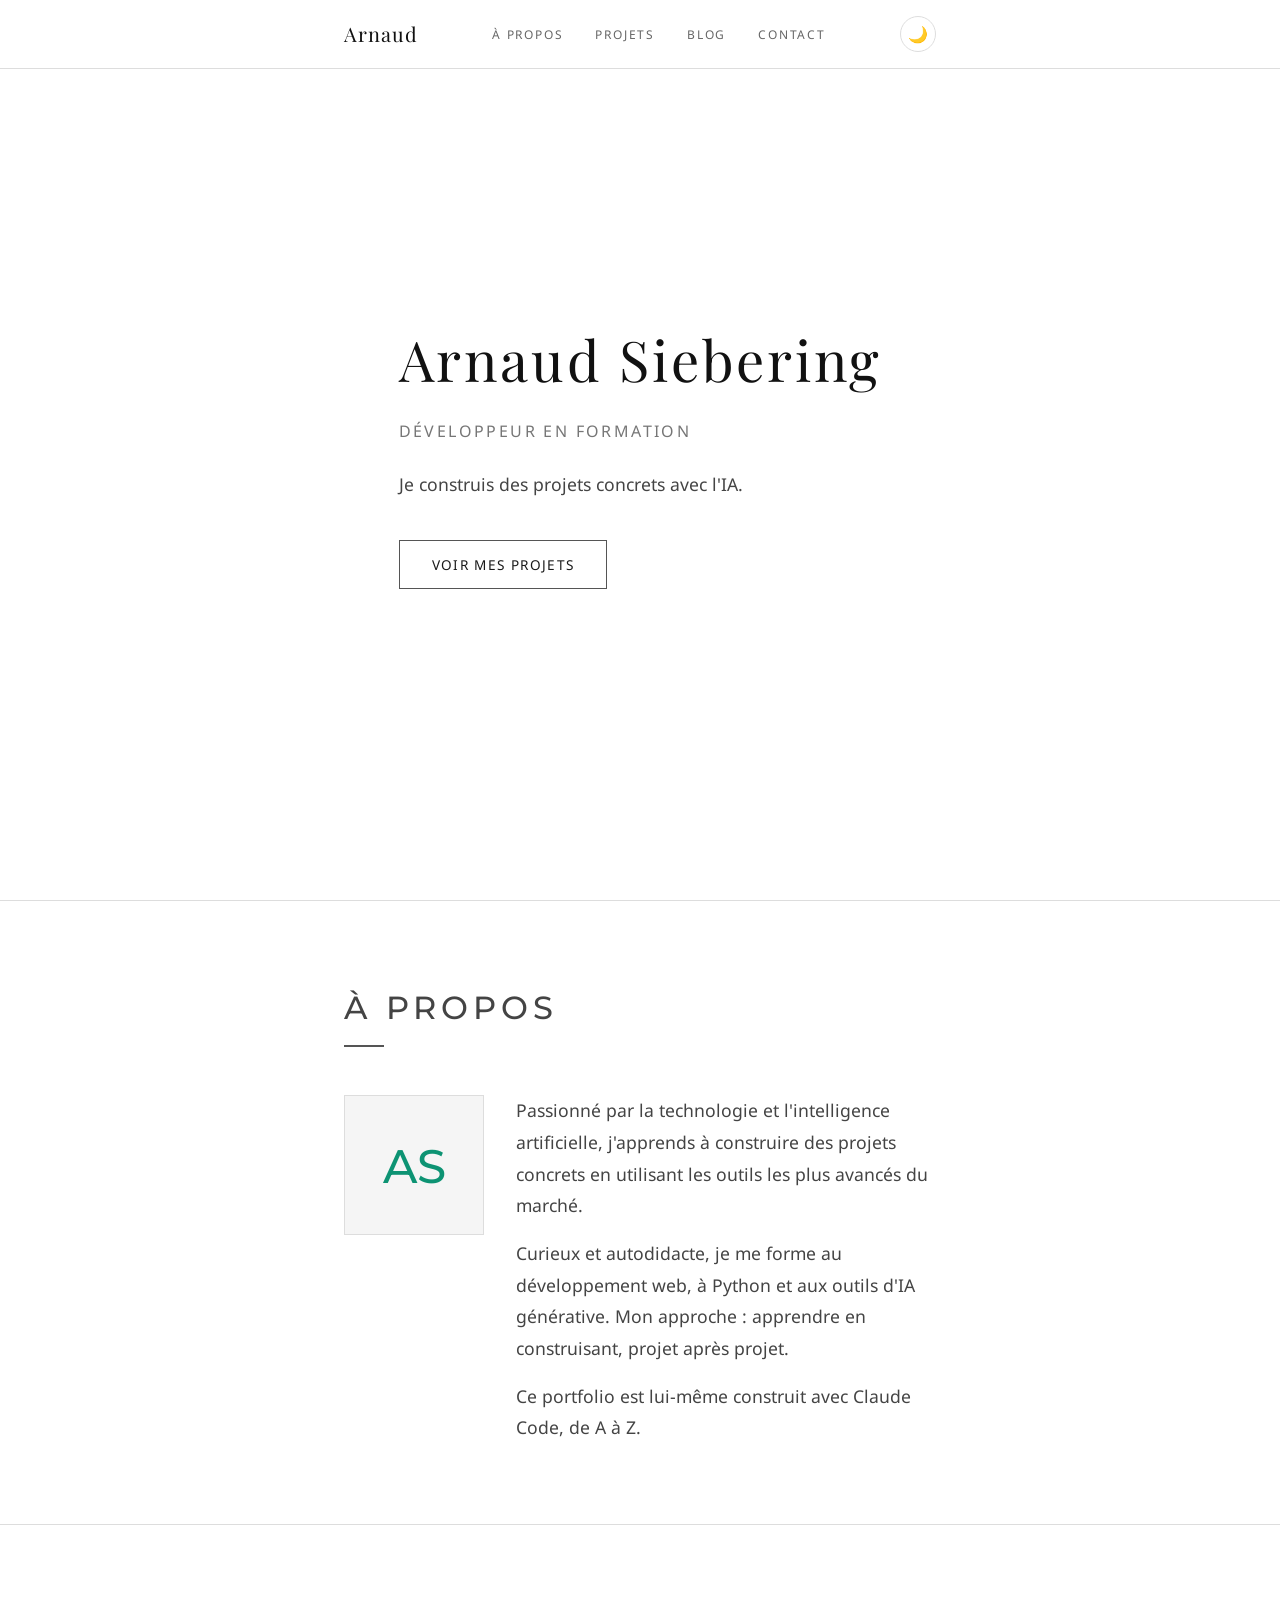
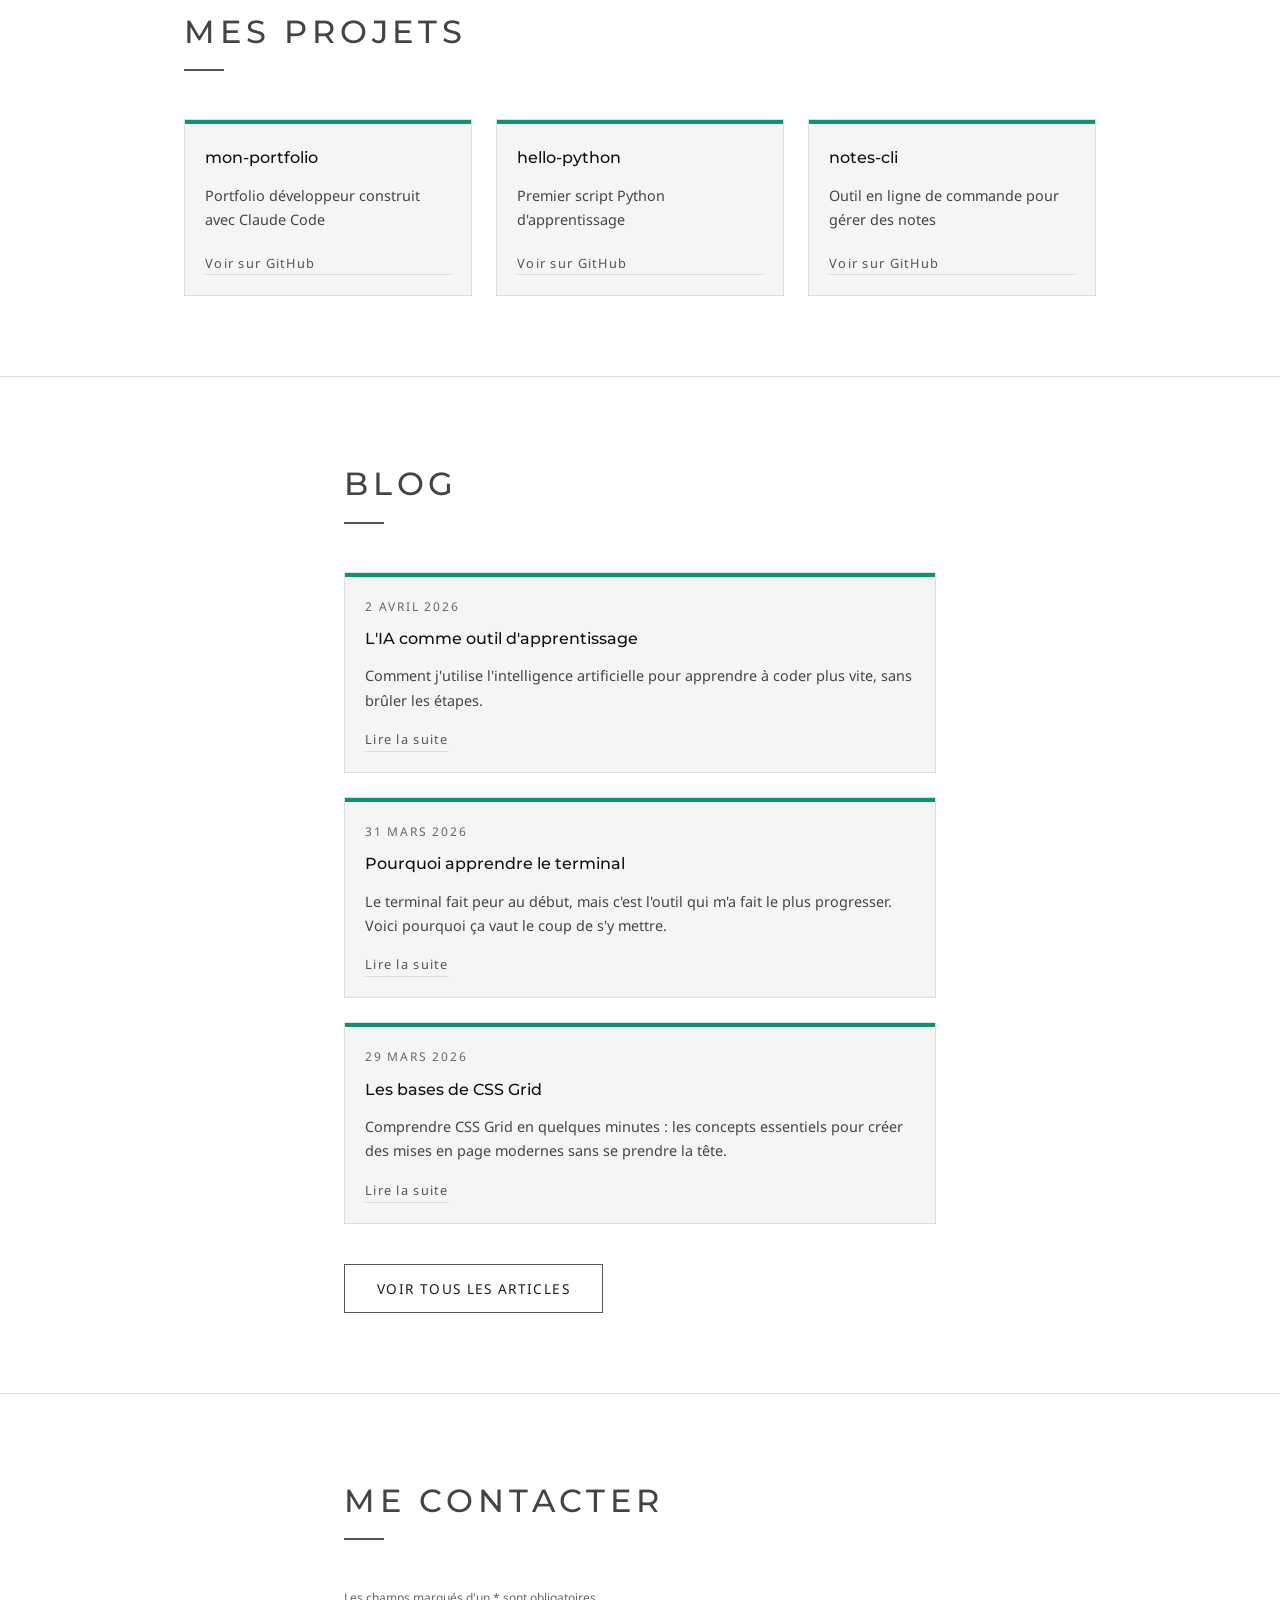
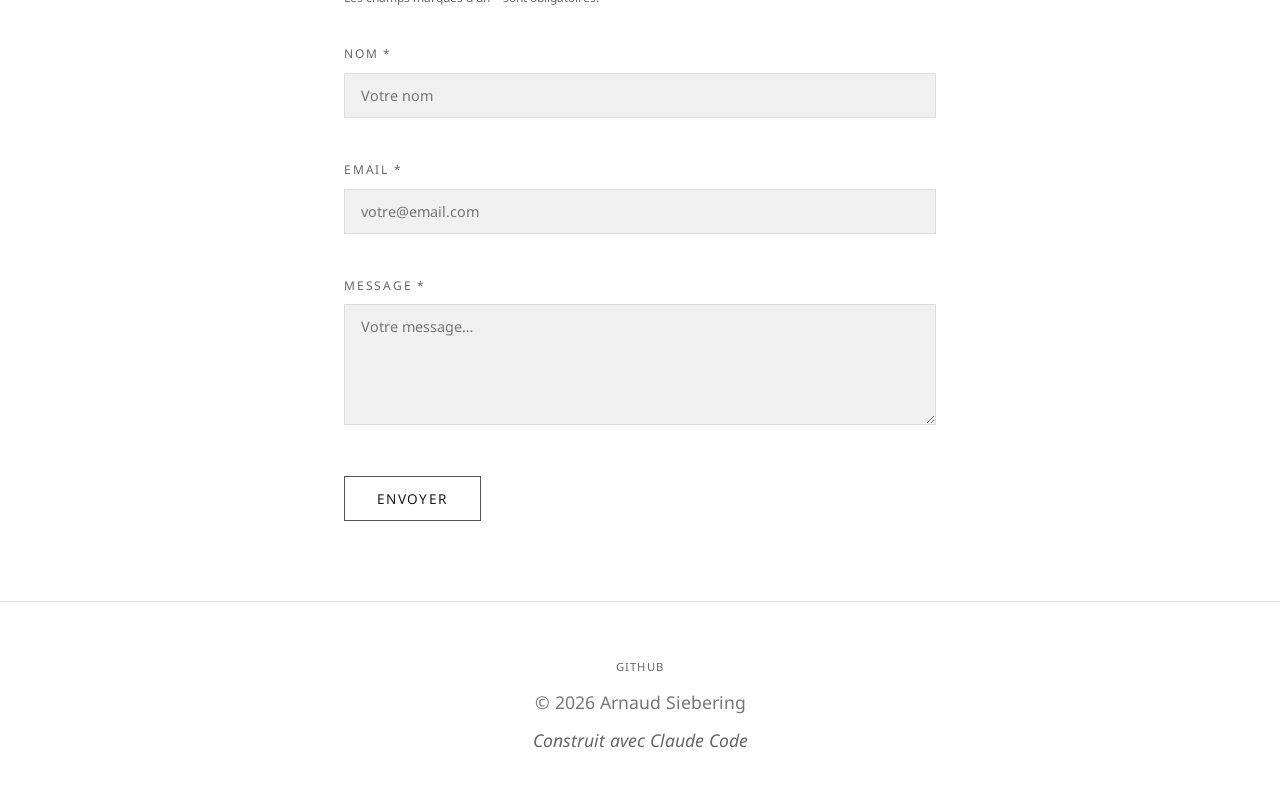
<file: index.html>
<!DOCTYPE html>
<html lang="fr">
<head>
  <meta charset="UTF-8">
  <meta name="viewport" content="width=device-width, initial-scale=1.0">
  <title>Arnaud Siebering — Portfolio Développeur</title>
  <meta name="description" content="Portfolio d'Arnaud Siebering, développeur en formation. Projets concrets construits avec l'IA et les technologies web modernes.">
  <meta name="theme-color" content="#0a0a0a">
  <link rel="icon" href="favicon.svg" type="image/svg+xml">
  <link rel="canonical" href="https://arnaudsiebering.fr/">

  <!-- Open Graph -->
  <meta property="og:title" content="Arnaud Siebering — Portfolio Développeur">
  <meta property="og:description" content="Développeur en formation. Projets concrets construits avec l'IA et les technologies web modernes.">
  <meta property="og:type" content="website">
  <meta property="og:url" content="https://arnaudsiebering.fr/">
  <meta property="og:image" content="https://arnaudsiebering.fr/og-image.png">
  <meta property="og:locale" content="fr_FR">
  <meta property="og:site_name" content="Arnaud Siebering">

  <!-- Twitter Card -->
  <meta name="twitter:card" content="summary_large_image">
  <meta name="twitter:title" content="Arnaud Siebering — Portfolio Développeur">
  <meta name="twitter:description" content="Développeur en formation. Projets concrets construits avec l'IA et les technologies web modernes.">
  <meta name="twitter:image" content="https://arnaudsiebering.fr/og-image.png">

  <!-- Structured Data -->
  <script type="application/ld+json">
  {
    "@context": "https://schema.org",
    "@graph": [
      {
        "@type": "WebSite",
        "name": "Arnaud Siebering",
        "url": "https://arnaudsiebering.fr/",
        "description": "Portfolio d'Arnaud Siebering, développeur en formation.",
        "inLanguage": "fr"
      },
      {
        "@type": "Person",
        "name": "Arnaud Siebering",
        "url": "https://arnaudsiebering.fr/",
        "jobTitle": "Développeur en formation",
        "sameAs": [
          "https://github.com/arnaudsiebering"
        ]
      }
    ]
  }
  </script>

  <!-- Critical CSS (above-the-fold) -->
  <style>
    *, *::before, *::after { margin: 0; padding: 0; box-sizing: border-box; }
    :root {
      --color-bg: #0a0a0a; --color-text: #e0e0e0; --color-heading: #ffffff;
      --color-border: #222222; --color-navbar-bg: rgba(10,10,10,0.8);
      --font-heading: 'Playfair Display', serif;
      --font-base: 'Noto Sans', sans-serif;
    }
    [data-theme="light"] {
      --color-bg: #ffffff; --color-text: #1a1a1a; --color-heading: #111111;
      --color-border: #dddddd; --color-navbar-bg: rgba(255,255,255,0.8);
    }
    body { background-color: var(--color-bg); color: var(--color-text); font-family: var(--font-base); }
    .navbar { position: fixed; top: 0; left: 0; right: 0; z-index: 100; padding: 1rem 0;
      background-color: var(--color-navbar-bg); backdrop-filter: blur(12px);
      -webkit-backdrop-filter: blur(12px); border-bottom: 1px solid var(--color-border); }
    .skip-link { position: absolute; top: -100%; left: 1rem; padding: 0.5rem 1rem;
      background: var(--color-bg); color: var(--color-text); border: 1px solid var(--color-border);
      z-index: 200; font-size: 0.85rem; }
    .skip-link:focus { top: 0.5rem; }
  </style>

  <link rel="preconnect" href="https://fonts.googleapis.com">
  <link rel="preconnect" href="https://fonts.gstatic.com" crossorigin>
  <link href="https://fonts.googleapis.com/css2?family=Playfair+Display:wght@400;700&family=Montserrat:wght@400;500&family=Noto+Sans:wght@300;400;500&display=swap" rel="stylesheet">
  <link rel="stylesheet" href="css/style.css">

  <script>
    (function(){var t=localStorage.getItem('theme')||(window.matchMedia('(prefers-color-scheme:light)').matches?'light':'dark');document.documentElement.setAttribute('data-theme',t)})();
  </script>

  <noscript><style>.fade-in { opacity: 1; transform: none; }</style></noscript>
</head>
<body>

  <a href="#main-content" class="skip-link">Aller au contenu principal</a>

  <!-- Navigation -->
  <nav class="navbar" aria-label="Navigation principale">
    <div class="container navbar__inner">
      <a href="#hero" class="navbar__logo">Arnaud</a>
      <button class="navbar__toggle" aria-label="Menu" aria-expanded="false" aria-controls="navbar-menu">
        <span class="navbar__bar"></span>
        <span class="navbar__bar"></span>
        <span class="navbar__bar"></span>
      </button>
      <ul class="navbar__menu" id="navbar-menu">
        <li><a href="#about">À propos</a></li>
        <li><a href="#projects">Projets</a></li>
        <li><a href="blog/">Blog</a></li>
        <li><a href="#contact">Contact</a></li>
      </ul>
      <button class="theme-toggle" aria-label="Activer le thème clair">
        <span class="theme-toggle__icon">☀️</span>
      </button>
    </div>
  </nav>

  <main id="main-content">

    <!-- Hero -->
    <section id="hero">
      <div class="container">
        <h1>Arnaud Siebering</h1>
        <p class="subtitle">Développeur en formation</p>
        <p class="tagline">Je construis des projets concrets avec l'IA.</p>
        <a href="#projects" class="btn-cta">Voir mes projets</a>
      </div>
    </section>

    <!-- À propos -->
    <section id="about" class="fade-in">
      <div class="container">
        <h2>À propos</h2>
        <div class="about__grid">
          <div class="about__photo" role="img" aria-label="Photo d'Arnaud Siebering">
            <svg viewBox="0 0 140 140" xmlns="http://www.w3.org/2000/svg" aria-hidden="true">
              <rect width="140" height="140" fill="var(--color-card-bg)"/>
              <text x="50%" y="54%" dominant-baseline="middle" text-anchor="middle" font-family="var(--font-subheading)" font-size="48" font-weight="500" fill="var(--color-accent)">AS</text>
            </svg>
          </div>
          <div class="about__bio">
            <p>Passionné par la technologie et l'intelligence artificielle, j'apprends à construire des projets concrets en utilisant les outils les plus avancés du marché.</p>
            <p>Curieux et autodidacte, je me forme au développement web, à Python et aux outils d'IA générative. Mon approche : apprendre en construisant, projet après projet.</p>
            <p>Ce portfolio est lui-même construit avec Claude Code, de A à Z.</p>
          </div>
        </div>
      </div>
    </section>

    <!-- Projets -->
    <section id="projects" class="fade-in">
      <div class="container">
        <h2>Mes Projets</h2>
        <div class="projects__grid">

          <article class="project-card">
            <div class="project-card__accent"></div>
            <h3 class="project-card__title">mon-portfolio</h3>
            <p class="project-card__desc">Portfolio développeur construit avec Claude Code</p>
            <a href="https://github.com/arnaudsiebering/mon-portfolio" class="project-card__link" target="_blank" rel="noopener noreferrer">Voir sur GitHub <span class="sr-only">— mon-portfolio</span></a>
          </article>

          <article class="project-card">
            <div class="project-card__accent"></div>
            <h3 class="project-card__title">hello-python</h3>
            <p class="project-card__desc">Premier script Python d'apprentissage</p>
            <a href="https://github.com/arnaudsiebering/hello-python" class="project-card__link" target="_blank" rel="noopener noreferrer">Voir sur GitHub <span class="sr-only">— hello-python</span></a>
          </article>

          <article class="project-card">
            <div class="project-card__accent"></div>
            <h3 class="project-card__title">notes-cli</h3>
            <p class="project-card__desc">Outil en ligne de commande pour gérer des notes</p>
            <a href="https://github.com/arnaudsiebering/notes-cli" class="project-card__link" target="_blank" rel="noopener noreferrer">Voir sur GitHub <span class="sr-only">— notes-cli</span></a>
          </article>

        </div>
      </div>
    </section>

    <!-- Blog (aperçu) -->
    <section id="blog" class="fade-in">
      <div class="container">
        <h2>Blog</h2>
        <div class="blog__grid">

          <article class="blog-card">
            <div class="blog-card__accent"></div>
            <p class="blog-card__date"><time datetime="2026-04-02">2 avril 2026</time></p>
            <h3 class="blog-card__title">L'IA comme outil d'apprentissage</h3>
            <p class="blog-card__excerpt">Comment j'utilise l'intelligence artificielle pour apprendre à coder plus vite, sans brûler les étapes.</p>
            <a href="blog/posts/ia-outil-apprentissage.html" class="blog-card__link">Lire la suite <span class="sr-only">de l'article : L'IA comme outil d'apprentissage</span></a>
          </article>

          <article class="blog-card">
            <div class="blog-card__accent"></div>
            <p class="blog-card__date"><time datetime="2026-03-31">31 mars 2026</time></p>
            <h3 class="blog-card__title">Pourquoi apprendre le terminal</h3>
            <p class="blog-card__excerpt">Le terminal fait peur au début, mais c'est l'outil qui m'a fait le plus progresser. Voici pourquoi ça vaut le coup de s'y mettre.</p>
            <a href="blog/posts/pourquoi-apprendre-le-terminal.html" class="blog-card__link">Lire la suite <span class="sr-only">de l'article : Pourquoi apprendre le terminal</span></a>
          </article>

          <article class="blog-card">
            <div class="blog-card__accent"></div>
            <p class="blog-card__date"><time datetime="2026-03-29">29 mars 2026</time></p>
            <h3 class="blog-card__title">Les bases de CSS Grid</h3>
            <p class="blog-card__excerpt">Comprendre CSS Grid en quelques minutes : les concepts essentiels pour créer des mises en page modernes sans se prendre la tête.</p>
            <a href="blog/posts/les-bases-de-css-grid.html" class="blog-card__link">Lire la suite <span class="sr-only">de l'article : Les bases de CSS Grid</span></a>
          </article>

        </div>
        <a href="blog/" class="btn-cta blog__see-all">Voir tous les articles</a>
      </div>
    </section>

    <!-- Contact -->
    <section id="contact" class="fade-in">
      <div class="container">
        <h2>Me contacter</h2>
        <form class="contact-form" action="https://api.web3forms.com/submit" method="POST">
          <input type="hidden" name="access_key" value="0ac352fb-cde4-4263-8eb0-0e726443129c">
          <input type="hidden" name="subject" value="Nouveau message depuis le portfolio">
          <input type="hidden" name="redirect" value="https://arnaudsiebering.fr/#contact">
          <input type="checkbox" name="botcheck" class="sr-only" style="display:none" tabindex="-1" autocomplete="off">
          <p class="contact-form__required-hint">Les champs marqués d'un <span aria-hidden="true">*</span><span class="sr-only">astérisque</span> sont obligatoires.</p>

          <label for="contact-name">Nom <span aria-hidden="true">*</span></label>
          <input type="text" id="contact-name" name="name" placeholder="Votre nom" required autocomplete="name" aria-describedby="contact-name-error">
          <p class="contact-form__error" id="contact-name-error" role="alert"></p>

          <label for="contact-email">Email <span aria-hidden="true">*</span></label>
          <input type="email" id="contact-email" name="email" placeholder="votre@email.com" required autocomplete="email" aria-describedby="contact-email-error">
          <p class="contact-form__error" id="contact-email-error" role="alert"></p>

          <label for="contact-message">Message <span aria-hidden="true">*</span></label>
          <textarea id="contact-message" name="message" rows="5" placeholder="Votre message…" required aria-describedby="contact-message-error"></textarea>
          <p class="contact-form__error" id="contact-message-error" role="alert"></p>

          <button type="submit" class="btn-submit">Envoyer</button>
          <p class="contact-form__success" role="status" aria-live="polite" hidden></p>
        </form>
      </div>
    </section>

  </main>

  <!-- Footer -->
  <footer>
    <div class="container footer__inner">
      <p class="footer__links">
        <a href="https://github.com/arnaudsiebering" target="_blank" rel="noopener noreferrer">GitHub <span class="sr-only">(nouvelle fenêtre)</span></a>
      </p>
      <p class="footer__copy">© 2026 Arnaud Siebering</p>
      <p class="footer__credit">Construit avec Claude Code</p>
    </div>
  </footer>

  <script src="js/main.js" defer></script>
</body>
</html>
</file>
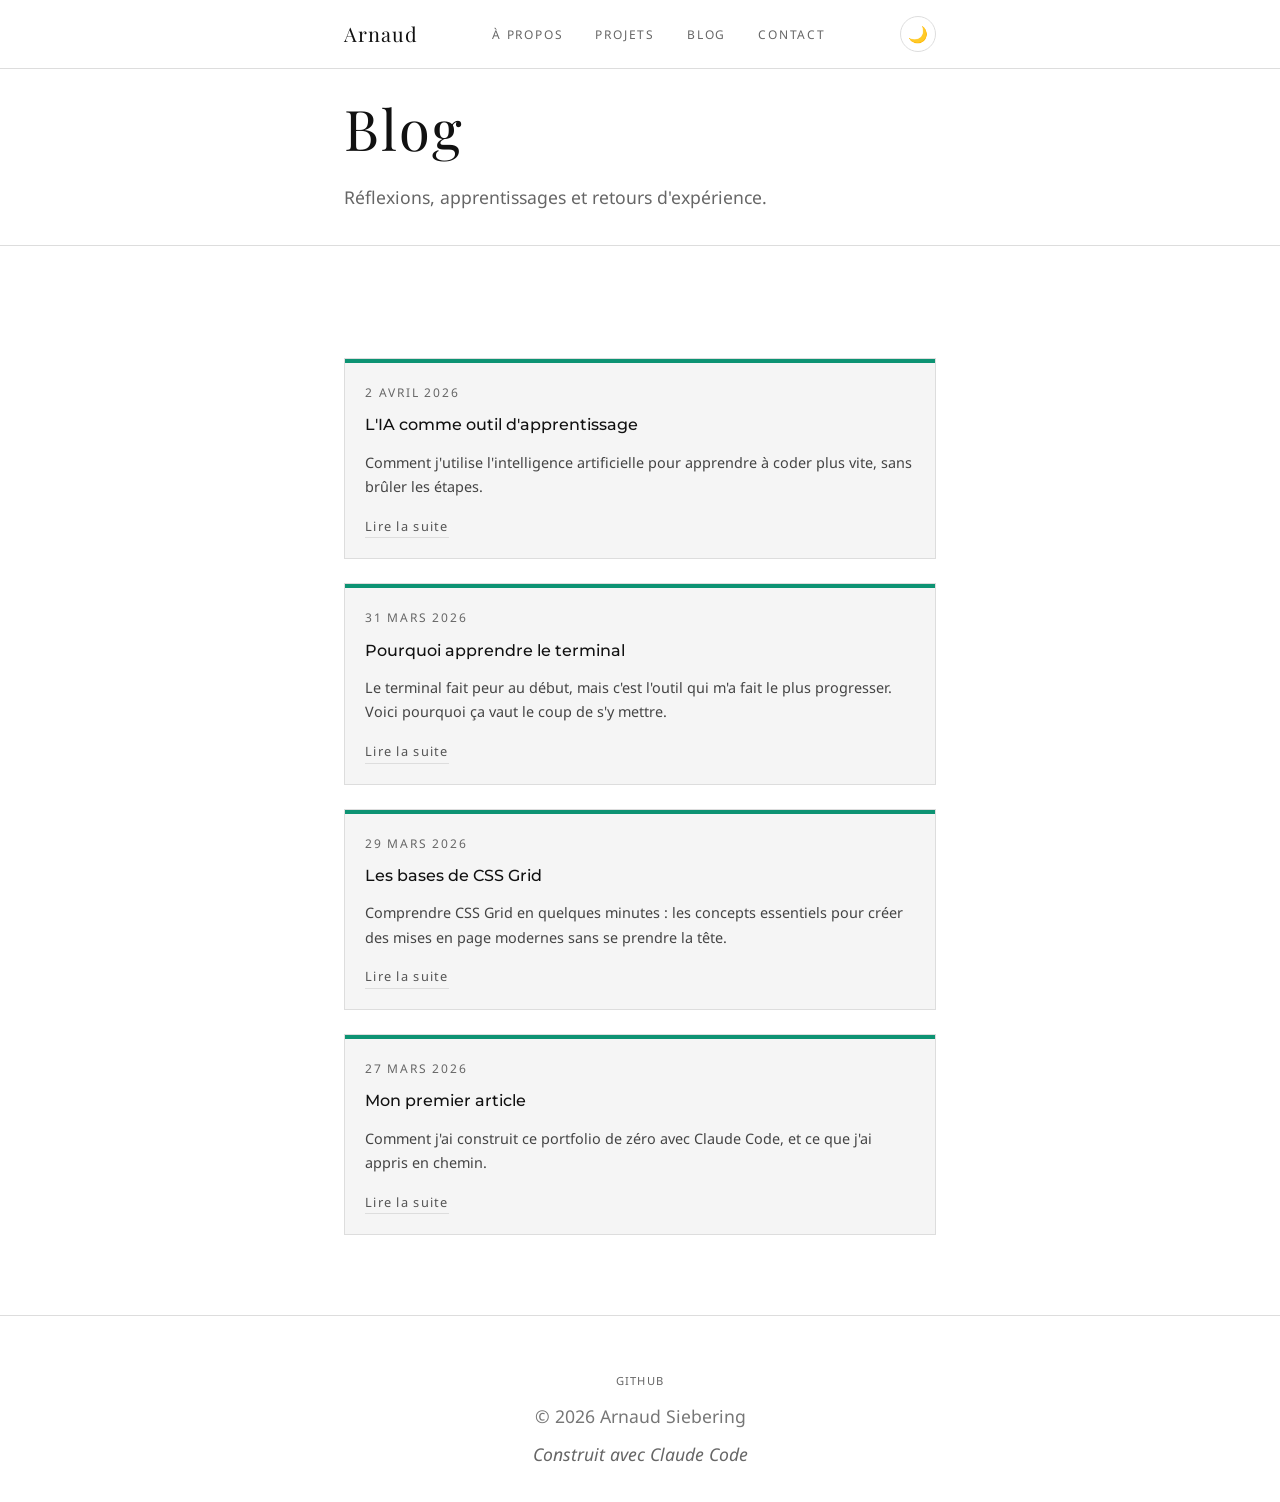
<file: blog/index.html>
<!DOCTYPE html>
<html lang="fr">
<head>
  <meta charset="UTF-8">
  <meta name="viewport" content="width=device-width, initial-scale=1.0">
  <title>Blog — Arnaud Siebering</title>
  <meta name="description" content="Blog d'Arnaud Siebering — réflexions, apprentissages et retours d'expérience en développement web et IA.">
  <meta name="theme-color" content="#0a0a0a">
  <link rel="icon" href="../favicon.svg" type="image/svg+xml">
  <link rel="canonical" href="https://arnaudsiebering.fr/blog/">

  <!-- Open Graph -->
  <meta property="og:title" content="Blog — Arnaud Siebering">
  <meta property="og:description" content="Réflexions, apprentissages et retours d'expérience en développement web et IA.">
  <meta property="og:type" content="website">
  <meta property="og:url" content="https://arnaudsiebering.fr/blog/">
  <meta property="og:image" content="https://arnaudsiebering.fr/og-image.png">
  <meta property="og:locale" content="fr_FR">
  <meta property="og:site_name" content="Arnaud Siebering">

  <!-- Twitter Card -->
  <meta name="twitter:card" content="summary_large_image">
  <meta name="twitter:title" content="Blog — Arnaud Siebering">
  <meta name="twitter:description" content="Réflexions, apprentissages et retours d'expérience en développement web et IA.">
  <meta name="twitter:image" content="https://arnaudsiebering.fr/og-image.png">

  <!-- Structured Data -->
  <script type="application/ld+json">
  {
    "@context": "https://schema.org",
    "@type": "Blog",
    "name": "Blog — Arnaud Siebering",
    "url": "https://arnaudsiebering.fr/blog/",
    "description": "Réflexions, apprentissages et retours d'expérience en développement web et IA.",
    "inLanguage": "fr",
    "author": {
      "@type": "Person",
      "name": "Arnaud Siebering",
      "url": "https://arnaudsiebering.fr/"
    }
  }
  </script>

  <!-- Critical CSS -->
  <style>
    *, *::before, *::after { margin: 0; padding: 0; box-sizing: border-box; }
    :root {
      --color-bg: #0a0a0a; --color-text: #e0e0e0; --color-heading: #ffffff;
      --color-border: #222222; --color-navbar-bg: rgba(10,10,10,0.8);
      --font-heading: 'Playfair Display', serif;
      --font-base: 'Noto Sans', sans-serif;
    }
    [data-theme="light"] {
      --color-bg: #ffffff; --color-text: #1a1a1a; --color-heading: #111111;
      --color-border: #dddddd; --color-navbar-bg: rgba(255,255,255,0.8);
    }
    body { background-color: var(--color-bg); color: var(--color-text); font-family: var(--font-base); }
    .navbar { position: fixed; top: 0; left: 0; right: 0; z-index: 100; padding: 1rem 0;
      background-color: var(--color-navbar-bg); backdrop-filter: blur(12px);
      -webkit-backdrop-filter: blur(12px); border-bottom: 1px solid var(--color-border); }
    .skip-link { position: absolute; top: -100%; left: 1rem; padding: 0.5rem 1rem;
      background: var(--color-bg); color: var(--color-text); border: 1px solid var(--color-border);
      z-index: 200; font-size: 0.85rem; }
    .skip-link:focus { top: 0.5rem; }
  </style>

  <link rel="preconnect" href="https://fonts.googleapis.com">
  <link rel="preconnect" href="https://fonts.gstatic.com" crossorigin>
  <link href="https://fonts.googleapis.com/css2?family=Playfair+Display:wght@400;700&family=Montserrat:wght@400;500&family=Noto+Sans:wght@300;400;500&display=swap" rel="stylesheet">
  <link rel="stylesheet" href="../css/style.css">

  <script>
    (function(){var t=localStorage.getItem('theme')||(window.matchMedia('(prefers-color-scheme:light)').matches?'light':'dark');document.documentElement.setAttribute('data-theme',t)})();
  </script>

  <noscript><style>.fade-in { opacity: 1; transform: none; }</style></noscript>
</head>
<body>

  <a href="#main-content" class="skip-link">Aller au contenu principal</a>

  <!-- Navigation -->
  <nav class="navbar" aria-label="Navigation principale">
    <div class="container navbar__inner">
      <a href="../index.html" class="navbar__logo">Arnaud</a>
      <button class="navbar__toggle" aria-label="Menu" aria-expanded="false" aria-controls="navbar-menu">
        <span class="navbar__bar"></span>
        <span class="navbar__bar"></span>
        <span class="navbar__bar"></span>
      </button>
      <ul class="navbar__menu" id="navbar-menu">
        <li><a href="../index.html#about">À propos</a></li>
        <li><a href="../index.html#projects">Projets</a></li>
        <li><a href="./" aria-current="page">Blog</a></li>
        <li><a href="../index.html#contact">Contact</a></li>
      </ul>
      <button class="theme-toggle" aria-label="Activer le thème clair">
        <span class="theme-toggle__icon">☀️</span>
      </button>
    </div>
  </nav>

  <main id="main-content">

    <!-- Blog Header -->
    <header class="container blog-header">
      <h1>Blog</h1>
      <p>Réflexions, apprentissages et retours d'expérience.</p>
    </header>

    <!-- Blog Listing -->
    <section class="fade-in" aria-label="Liste des articles">
      <div class="container">
        <h2 class="sr-only">Articles</h2>
        <div class="blog__grid">

          <article class="blog-card">
            <div class="blog-card__accent"></div>
            <p class="blog-card__date"><time datetime="2026-04-02">2 avril 2026</time></p>
            <h3 class="blog-card__title">L'IA comme outil d'apprentissage</h3>
            <p class="blog-card__excerpt">Comment j'utilise l'intelligence artificielle pour apprendre à coder plus vite, sans brûler les étapes.</p>
            <a href="posts/ia-outil-apprentissage.html" class="blog-card__link">Lire la suite <span class="sr-only">de l'article : L'IA comme outil d'apprentissage</span></a>
          </article>

          <article class="blog-card">
            <div class="blog-card__accent"></div>
            <p class="blog-card__date"><time datetime="2026-03-31">31 mars 2026</time></p>
            <h3 class="blog-card__title">Pourquoi apprendre le terminal</h3>
            <p class="blog-card__excerpt">Le terminal fait peur au début, mais c'est l'outil qui m'a fait le plus progresser. Voici pourquoi ça vaut le coup de s'y mettre.</p>
            <a href="posts/pourquoi-apprendre-le-terminal.html" class="blog-card__link">Lire la suite <span class="sr-only">de l'article : Pourquoi apprendre le terminal</span></a>
          </article>

          <article class="blog-card">
            <div class="blog-card__accent"></div>
            <p class="blog-card__date"><time datetime="2026-03-29">29 mars 2026</time></p>
            <h3 class="blog-card__title">Les bases de CSS Grid</h3>
            <p class="blog-card__excerpt">Comprendre CSS Grid en quelques minutes : les concepts essentiels pour créer des mises en page modernes sans se prendre la tête.</p>
            <a href="posts/les-bases-de-css-grid.html" class="blog-card__link">Lire la suite <span class="sr-only">de l'article : Les bases de CSS Grid</span></a>
          </article>

          <article class="blog-card">
            <div class="blog-card__accent"></div>
            <p class="blog-card__date"><time datetime="2026-03-27">27 mars 2026</time></p>
            <h3 class="blog-card__title">Mon premier article</h3>
            <p class="blog-card__excerpt">Comment j'ai construit ce portfolio de zéro avec Claude Code, et ce que j'ai appris en chemin.</p>
            <a href="posts/mon-premier-article.html" class="blog-card__link">Lire la suite <span class="sr-only">de l'article : Mon premier article</span></a>
          </article>

        </div>
      </div>
    </section>

  </main>

  <!-- Footer -->
  <footer>
    <div class="container footer__inner">
      <p class="footer__links">
        <a href="https://github.com/arnaudsiebering" target="_blank" rel="noopener noreferrer">GitHub <span class="sr-only">(nouvelle fenêtre)</span></a>
      </p>
      <p class="footer__copy">© 2026 Arnaud Siebering</p>
      <p class="footer__credit">Construit avec Claude Code</p>
    </div>
  </footer>

  <script src="../js/main.js" defer></script>
</body>
</html>
</file>
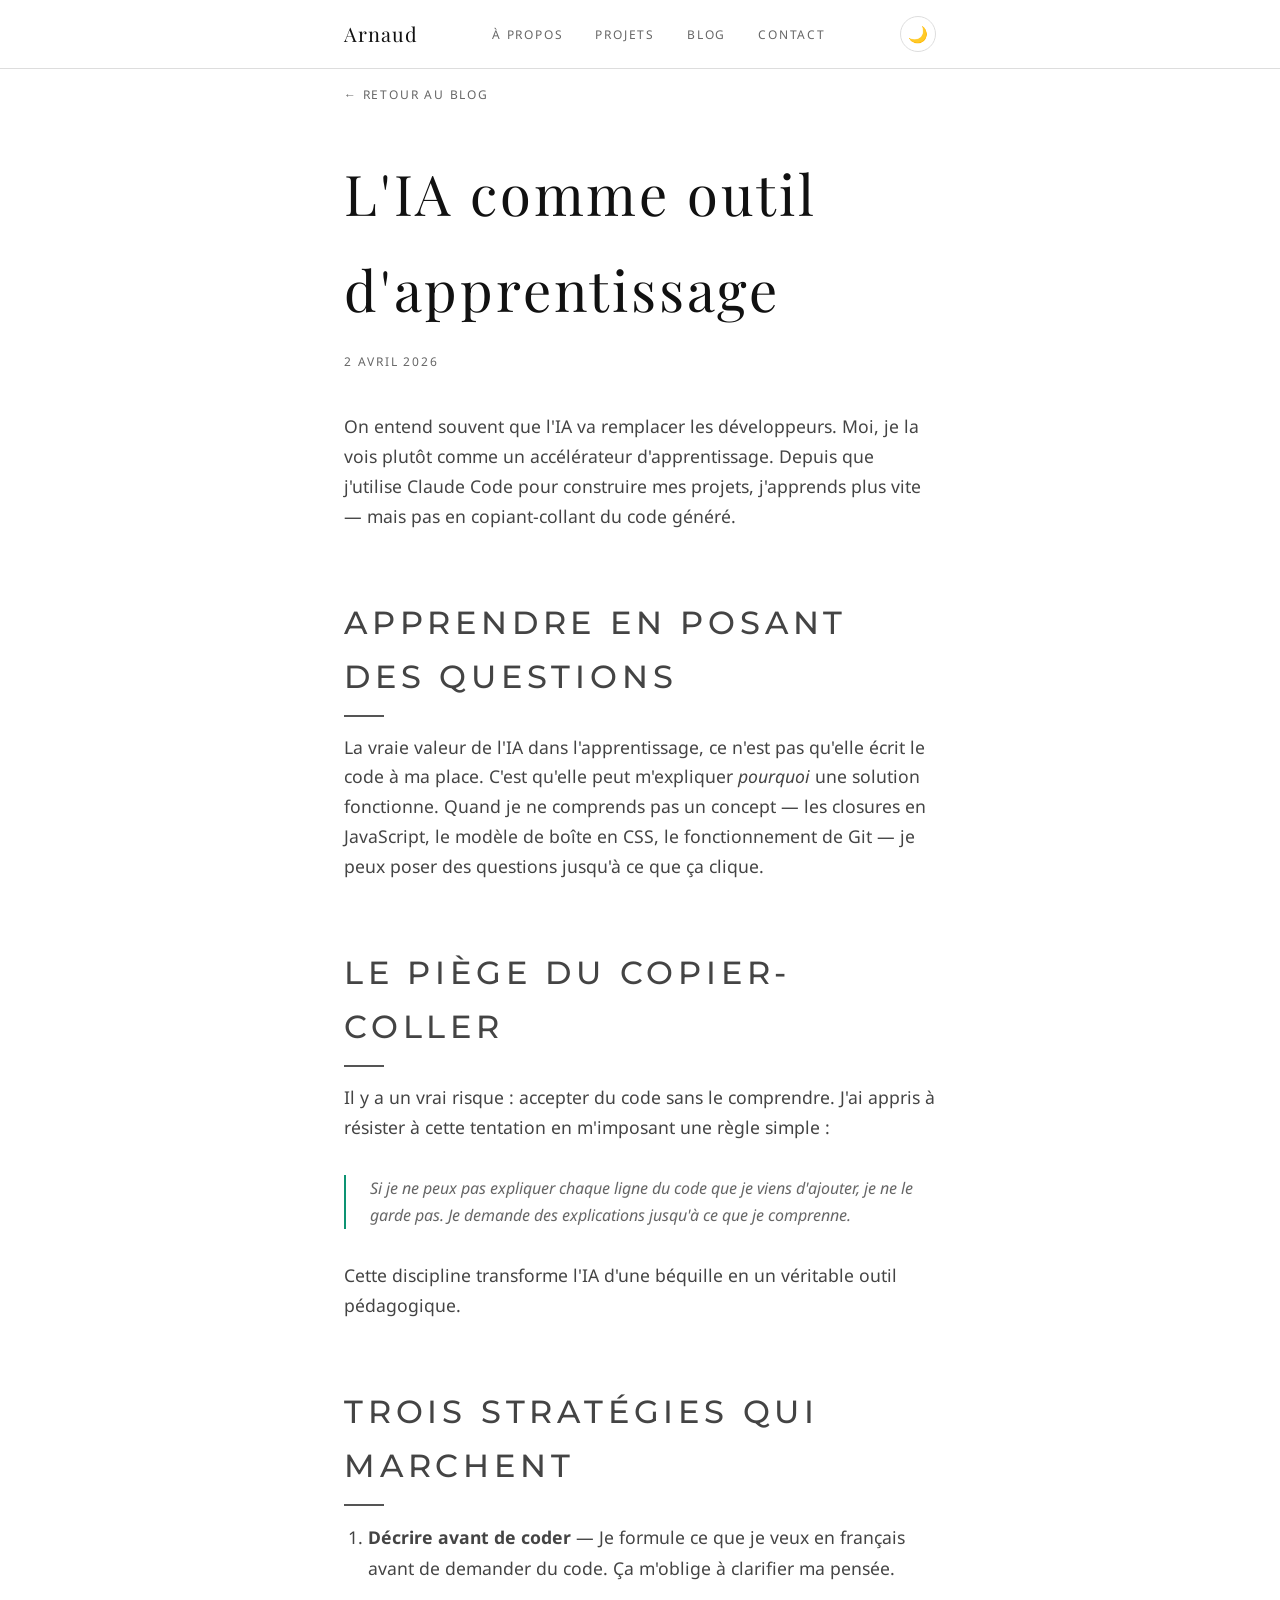
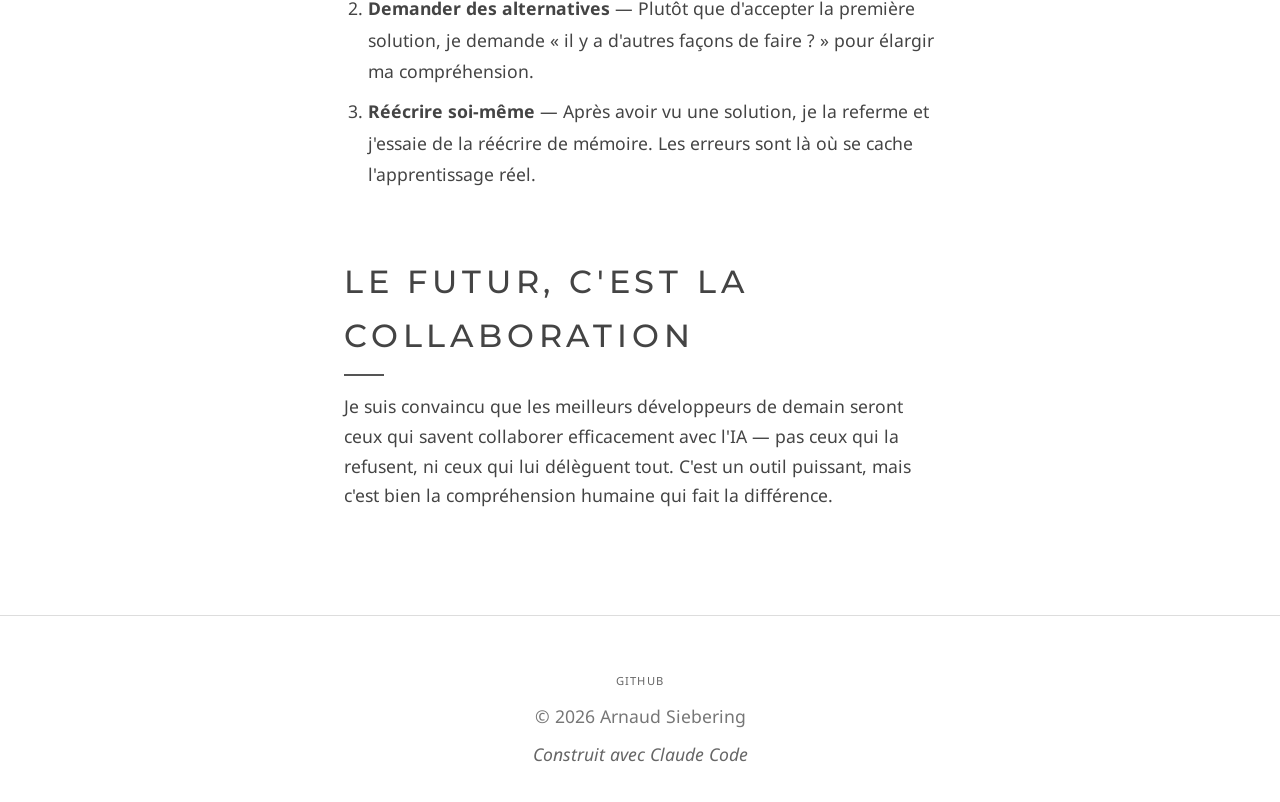
<file: blog/posts/ia-outil-apprentissage.html>
<!DOCTYPE html>
<html lang="fr">
<head>
  <meta charset="UTF-8">
  <meta name="viewport" content="width=device-width, initial-scale=1.0">
  <title>L'IA comme outil d'apprentissage — Arnaud Siebering</title>
  <meta name="description" content="Comment j'utilise l'intelligence artificielle pour apprendre à coder plus vite, sans brûler les étapes.">
  <meta name="theme-color" content="#0a0a0a">
  <link rel="icon" href="../../favicon.svg" type="image/svg+xml">
  <link rel="canonical" href="https://arnaudsiebering.fr/blog/posts/ia-outil-apprentissage.html">

  <!-- Open Graph -->
  <meta property="og:title" content="L'IA comme outil d'apprentissage — Arnaud Siebering">
  <meta property="og:description" content="Comment j'utilise l'intelligence artificielle pour apprendre à coder plus vite, sans brûler les étapes.">
  <meta property="og:type" content="article">
  <meta property="og:url" content="https://arnaudsiebering.fr/blog/posts/ia-outil-apprentissage.html">
  <meta property="og:image" content="https://arnaudsiebering.fr/og-image.png">
  <meta property="og:locale" content="fr_FR">
  <meta property="article:published_time" content="2026-04-02">
  <meta property="article:author" content="Arnaud Siebering">

  <!-- Critical CSS -->
  <style>
    *, *::before, *::after { margin: 0; padding: 0; box-sizing: border-box; }
    :root {
      --color-bg: #0a0a0a; --color-text: #e0e0e0; --color-heading: #ffffff;
      --color-border: #222222; --color-navbar-bg: rgba(10,10,10,0.8);
      --font-heading: 'Playfair Display', serif;
      --font-base: 'Noto Sans', sans-serif;
    }
    [data-theme="light"] {
      --color-bg: #ffffff; --color-text: #1a1a1a; --color-heading: #111111;
      --color-border: #dddddd; --color-navbar-bg: rgba(255,255,255,0.8);
    }
    body { background-color: var(--color-bg); color: var(--color-text); font-family: var(--font-base); }
    .navbar { position: fixed; top: 0; left: 0; right: 0; z-index: 100; padding: 1rem 0;
      background-color: var(--color-navbar-bg); backdrop-filter: blur(12px);
      -webkit-backdrop-filter: blur(12px); border-bottom: 1px solid var(--color-border); }
    .skip-link { position: absolute; top: -100%; left: 1rem; padding: 0.5rem 1rem;
      background: var(--color-bg); color: var(--color-text); border: 1px solid var(--color-border);
      z-index: 200; font-size: 0.85rem; }
    .skip-link:focus { top: 0.5rem; }
  </style>

  <link rel="preconnect" href="https://fonts.googleapis.com">
  <link rel="preconnect" href="https://fonts.gstatic.com" crossorigin>
  <link href="https://fonts.googleapis.com/css2?family=Playfair+Display:wght@400;700&family=Montserrat:wght@400;500&family=Noto+Sans:wght@300;400;500&display=swap" rel="stylesheet">
  <link rel="stylesheet" href="../../css/style.css">

  <script>
    (function(){var t=localStorage.getItem('theme')||(window.matchMedia('(prefers-color-scheme:light)').matches?'light':'dark');document.documentElement.setAttribute('data-theme',t)})();
  </script>

  <noscript><style>.fade-in { opacity: 1; transform: none; }</style></noscript>
</head>
<body>

  <a href="#main-content" class="skip-link">Aller au contenu principal</a>

  <!-- Navigation -->
  <nav class="navbar" aria-label="Navigation principale">
    <div class="container navbar__inner">
      <a href="../../index.html" class="navbar__logo">Arnaud</a>
      <button class="navbar__toggle" aria-label="Menu" aria-expanded="false" aria-controls="navbar-menu">
        <span class="navbar__bar"></span>
        <span class="navbar__bar"></span>
        <span class="navbar__bar"></span>
      </button>
      <ul class="navbar__menu" id="navbar-menu">
        <li><a href="../../index.html#about">À propos</a></li>
        <li><a href="../../index.html#projects">Projets</a></li>
        <li><a href="../" aria-current="page">Blog</a></li>
        <li><a href="../../index.html#contact">Contact</a></li>
      </ul>
      <button class="theme-toggle" aria-label="Activer le thème clair">
        <span class="theme-toggle__icon">☀️</span>
      </button>
    </div>
  </nav>

  <!-- Article -->
  <main id="main-content" class="article">
    <div class="container">
      <a href="../" class="article__back">← Retour au blog</a>

      <article>
        <h1>L'IA comme outil d'apprentissage</h1>
        <p class="article__date"><time datetime="2026-04-02">2 avril 2026</time></p>

        <div class="article__content">
          <p>On entend souvent que l'IA va remplacer les développeurs. Moi, je la vois plutôt comme un accélérateur d'apprentissage. Depuis que j'utilise Claude Code pour construire mes projets, j'apprends plus vite — mais pas en copiant-collant du code généré.</p>

          <h2>Apprendre en posant des questions</h2>

          <p>La vraie valeur de l'IA dans l'apprentissage, ce n'est pas qu'elle écrit le code à ma place. C'est qu'elle peut m'expliquer <em>pourquoi</em> une solution fonctionne. Quand je ne comprends pas un concept — les closures en JavaScript, le modèle de boîte en CSS, le fonctionnement de Git — je peux poser des questions jusqu'à ce que ça clique.</p>

          <h2>Le piège du copier-coller</h2>

          <p>Il y a un vrai risque : accepter du code sans le comprendre. J'ai appris à résister à cette tentation en m'imposant une règle simple :</p>

          <blockquote>Si je ne peux pas expliquer chaque ligne du code que je viens d'ajouter, je ne le garde pas. Je demande des explications jusqu'à ce que je comprenne.</blockquote>

          <p>Cette discipline transforme l'IA d'une béquille en un véritable outil pédagogique.</p>

          <h2>Trois stratégies qui marchent</h2>

          <ol>
            <li><strong>Décrire avant de coder</strong> — Je formule ce que je veux en français avant de demander du code. Ça m'oblige à clarifier ma pensée.</li>
            <li><strong>Demander des alternatives</strong> — Plutôt que d'accepter la première solution, je demande « il y a d'autres façons de faire ? » pour élargir ma compréhension.</li>
            <li><strong>Réécrire soi-même</strong> — Après avoir vu une solution, je la referme et j'essaie de la réécrire de mémoire. Les erreurs sont là où se cache l'apprentissage réel.</li>
          </ol>

          <h2>Le futur, c'est la collaboration</h2>

          <p>Je suis convaincu que les meilleurs développeurs de demain seront ceux qui savent collaborer efficacement avec l'IA — pas ceux qui la refusent, ni ceux qui lui délèguent tout. C'est un outil puissant, mais c'est bien la compréhension humaine qui fait la différence.</p>
        </div>
      </article>
    </div>
  </main>

  <!-- Footer -->
  <footer>
    <div class="container footer__inner">
      <p class="footer__links">
        <a href="https://github.com/arnaudsiebering" target="_blank" rel="noopener noreferrer">GitHub <span class="sr-only">(nouvelle fenêtre)</span></a>
      </p>
      <p class="footer__copy">© 2026 Arnaud Siebering</p>
      <p class="footer__credit">Construit avec Claude Code</p>
    </div>
  </footer>

  <script src="../../js/main.js" defer></script>
</body>
</html>
</file>
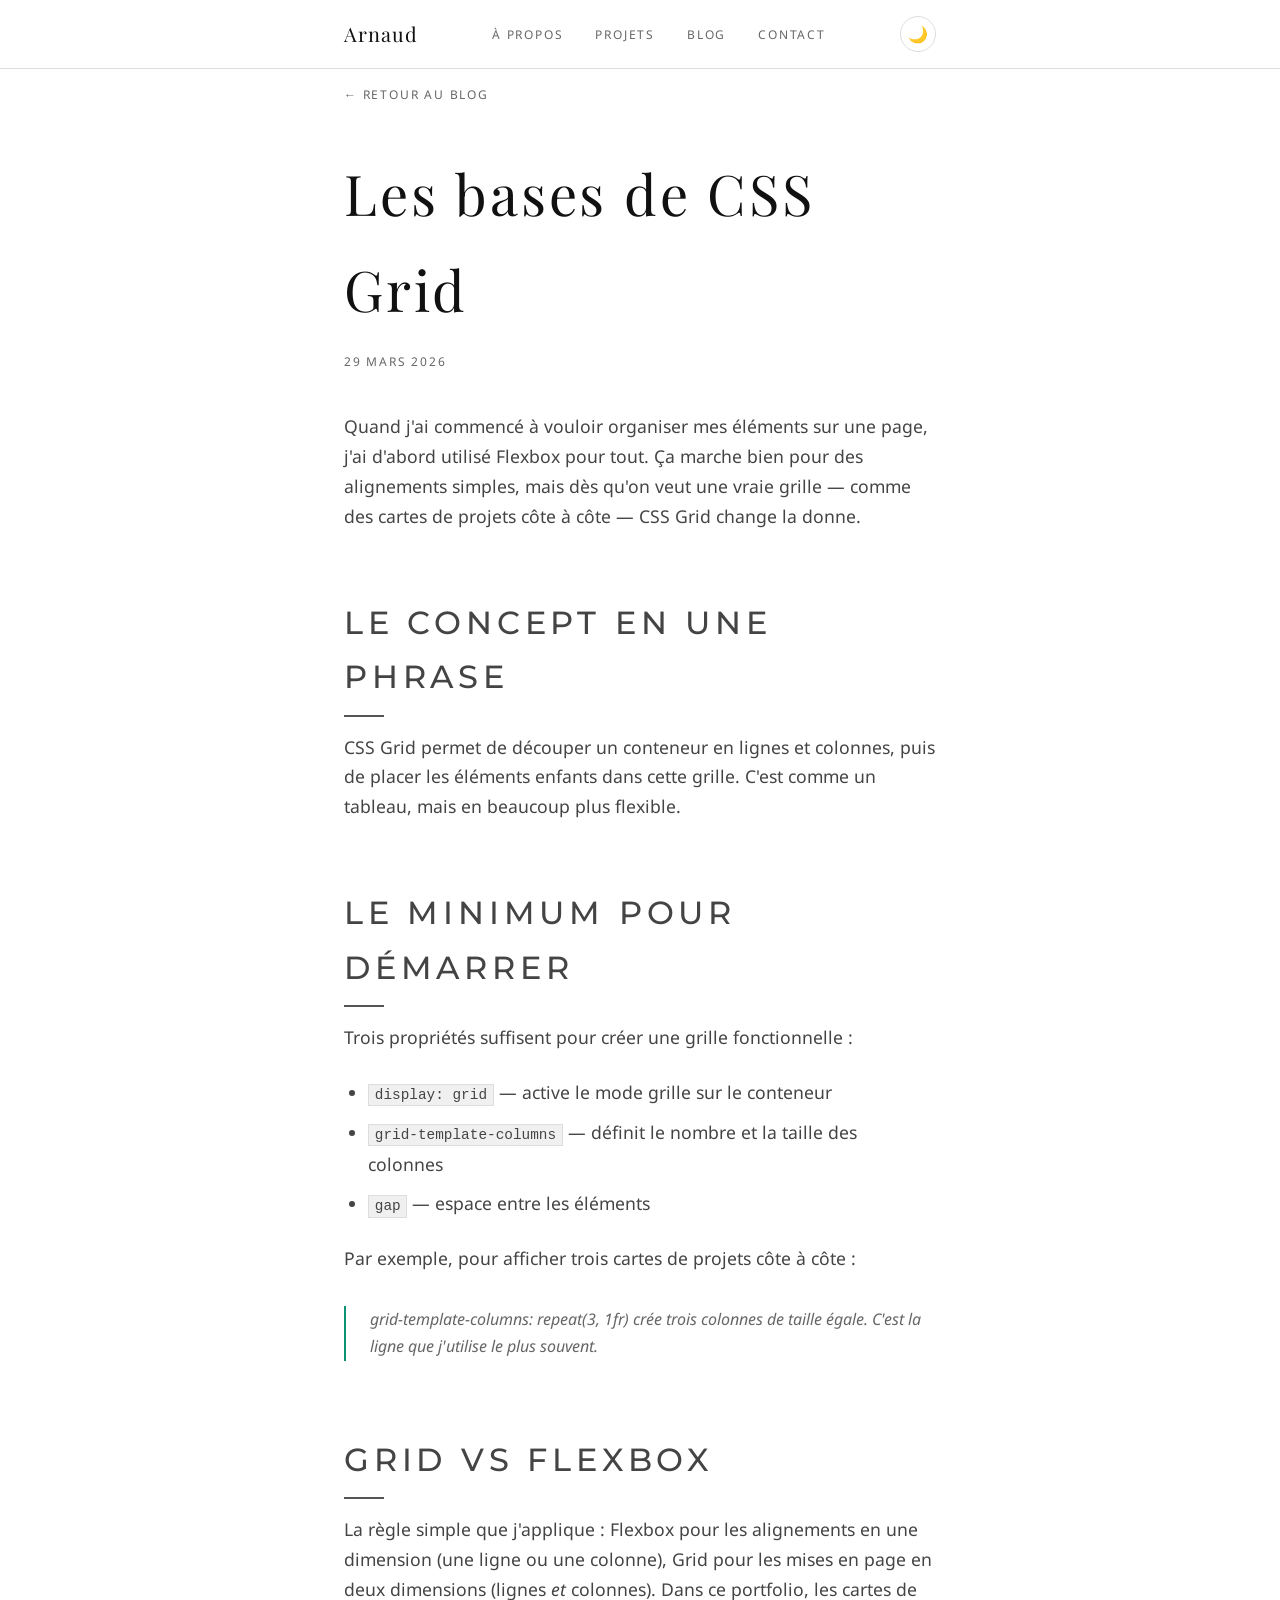
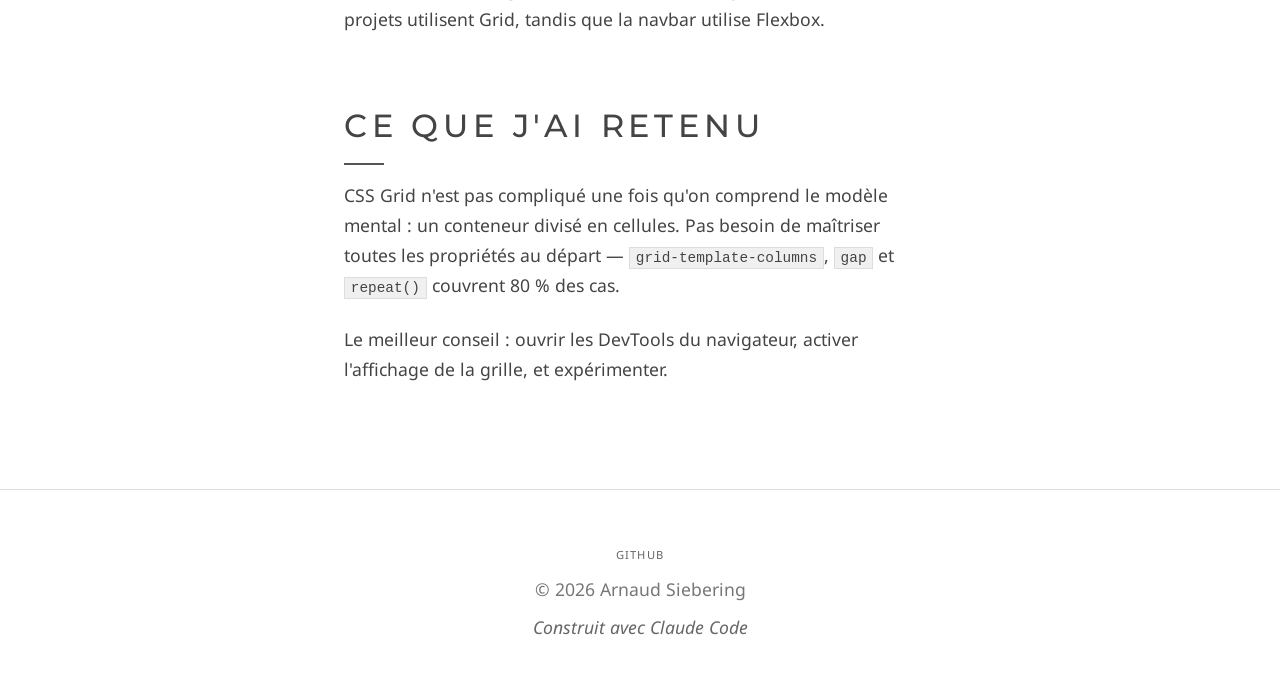
<file: blog/posts/les-bases-de-css-grid.html>
<!DOCTYPE html>
<html lang="fr">
<head>
  <meta charset="UTF-8">
  <meta name="viewport" content="width=device-width, initial-scale=1.0">
  <title>Les bases de CSS Grid — Arnaud Siebering</title>
  <meta name="description" content="Comprendre CSS Grid en quelques minutes : les concepts essentiels pour créer des mises en page modernes sans se prendre la tête.">
  <meta name="theme-color" content="#0a0a0a">
  <link rel="icon" href="../../favicon.svg" type="image/svg+xml">
  <link rel="canonical" href="https://arnaudsiebering.fr/blog/posts/les-bases-de-css-grid.html">

  <!-- Open Graph -->
  <meta property="og:title" content="Les bases de CSS Grid — Arnaud Siebering">
  <meta property="og:description" content="Comprendre CSS Grid en quelques minutes : les concepts essentiels pour créer des mises en page modernes.">
  <meta property="og:type" content="article">
  <meta property="og:url" content="https://arnaudsiebering.fr/blog/posts/les-bases-de-css-grid.html">
  <meta property="og:image" content="https://arnaudsiebering.fr/og-image.png">
  <meta property="og:locale" content="fr_FR">
  <meta property="article:published_time" content="2026-03-29">
  <meta property="article:author" content="Arnaud Siebering">

  <!-- Critical CSS -->
  <style>
    *, *::before, *::after { margin: 0; padding: 0; box-sizing: border-box; }
    :root {
      --color-bg: #0a0a0a; --color-text: #e0e0e0; --color-heading: #ffffff;
      --color-border: #222222; --color-navbar-bg: rgba(10,10,10,0.8);
      --font-heading: 'Playfair Display', serif;
      --font-base: 'Noto Sans', sans-serif;
    }
    [data-theme="light"] {
      --color-bg: #ffffff; --color-text: #1a1a1a; --color-heading: #111111;
      --color-border: #dddddd; --color-navbar-bg: rgba(255,255,255,0.8);
    }
    body { background-color: var(--color-bg); color: var(--color-text); font-family: var(--font-base); }
    .navbar { position: fixed; top: 0; left: 0; right: 0; z-index: 100; padding: 1rem 0;
      background-color: var(--color-navbar-bg); backdrop-filter: blur(12px);
      -webkit-backdrop-filter: blur(12px); border-bottom: 1px solid var(--color-border); }
    .skip-link { position: absolute; top: -100%; left: 1rem; padding: 0.5rem 1rem;
      background: var(--color-bg); color: var(--color-text); border: 1px solid var(--color-border);
      z-index: 200; font-size: 0.85rem; }
    .skip-link:focus { top: 0.5rem; }
  </style>

  <link rel="preconnect" href="https://fonts.googleapis.com">
  <link rel="preconnect" href="https://fonts.gstatic.com" crossorigin>
  <link href="https://fonts.googleapis.com/css2?family=Playfair+Display:wght@400;700&family=Montserrat:wght@400;500&family=Noto+Sans:wght@300;400;500&display=swap" rel="stylesheet">
  <link rel="stylesheet" href="../../css/style.css">

  <script>
    (function(){var t=localStorage.getItem('theme')||(window.matchMedia('(prefers-color-scheme:light)').matches?'light':'dark');document.documentElement.setAttribute('data-theme',t)})();
  </script>

  <noscript><style>.fade-in { opacity: 1; transform: none; }</style></noscript>
</head>
<body>

  <a href="#main-content" class="skip-link">Aller au contenu principal</a>

  <!-- Navigation -->
  <nav class="navbar" aria-label="Navigation principale">
    <div class="container navbar__inner">
      <a href="../../index.html" class="navbar__logo">Arnaud</a>
      <button class="navbar__toggle" aria-label="Menu" aria-expanded="false" aria-controls="navbar-menu">
        <span class="navbar__bar"></span>
        <span class="navbar__bar"></span>
        <span class="navbar__bar"></span>
      </button>
      <ul class="navbar__menu" id="navbar-menu">
        <li><a href="../../index.html#about">À propos</a></li>
        <li><a href="../../index.html#projects">Projets</a></li>
        <li><a href="../" aria-current="page">Blog</a></li>
        <li><a href="../../index.html#contact">Contact</a></li>
      </ul>
      <button class="theme-toggle" aria-label="Activer le thème clair">
        <span class="theme-toggle__icon">☀️</span>
      </button>
    </div>
  </nav>

  <!-- Article -->
  <main id="main-content" class="article">
    <div class="container">
      <a href="../" class="article__back">← Retour au blog</a>

      <article>
        <h1>Les bases de CSS Grid</h1>
        <p class="article__date"><time datetime="2026-03-29">29 mars 2026</time></p>

        <div class="article__content">
          <p>Quand j'ai commencé à vouloir organiser mes éléments sur une page, j'ai d'abord utilisé Flexbox pour tout. Ça marche bien pour des alignements simples, mais dès qu'on veut une vraie grille — comme des cartes de projets côte à côte — CSS Grid change la donne.</p>

          <h2>Le concept en une phrase</h2>

          <p>CSS Grid permet de découper un conteneur en lignes et colonnes, puis de placer les éléments enfants dans cette grille. C'est comme un tableau, mais en beaucoup plus flexible.</p>

          <h2>Le minimum pour démarrer</h2>

          <p>Trois propriétés suffisent pour créer une grille fonctionnelle :</p>

          <ul>
            <li><code>display: grid</code> — active le mode grille sur le conteneur</li>
            <li><code>grid-template-columns</code> — définit le nombre et la taille des colonnes</li>
            <li><code>gap</code> — espace entre les éléments</li>
          </ul>

          <p>Par exemple, pour afficher trois cartes de projets côte à côte :</p>

          <blockquote>grid-template-columns: repeat(3, 1fr) crée trois colonnes de taille égale. C'est la ligne que j'utilise le plus souvent.</blockquote>

          <h2>Grid vs Flexbox</h2>

          <p>La règle simple que j'applique : Flexbox pour les alignements en une dimension (une ligne ou une colonne), Grid pour les mises en page en deux dimensions (lignes <em>et</em> colonnes). Dans ce portfolio, les cartes de projets utilisent Grid, tandis que la navbar utilise Flexbox.</p>

          <h2>Ce que j'ai retenu</h2>

          <p>CSS Grid n'est pas compliqué une fois qu'on comprend le modèle mental : un conteneur divisé en cellules. Pas besoin de maîtriser toutes les propriétés au départ — <code>grid-template-columns</code>, <code>gap</code> et <code>repeat()</code> couvrent 80 % des cas.</p>

          <p>Le meilleur conseil : ouvrir les DevTools du navigateur, activer l'affichage de la grille, et expérimenter.</p>
        </div>
      </article>
    </div>
  </main>

  <!-- Footer -->
  <footer>
    <div class="container footer__inner">
      <p class="footer__links">
        <a href="https://github.com/arnaudsiebering" target="_blank" rel="noopener noreferrer">GitHub <span class="sr-only">(nouvelle fenêtre)</span></a>
      </p>
      <p class="footer__copy">© 2026 Arnaud Siebering</p>
      <p class="footer__credit">Construit avec Claude Code</p>
    </div>
  </footer>

  <script src="../../js/main.js" defer></script>
</body>
</html>
</file>
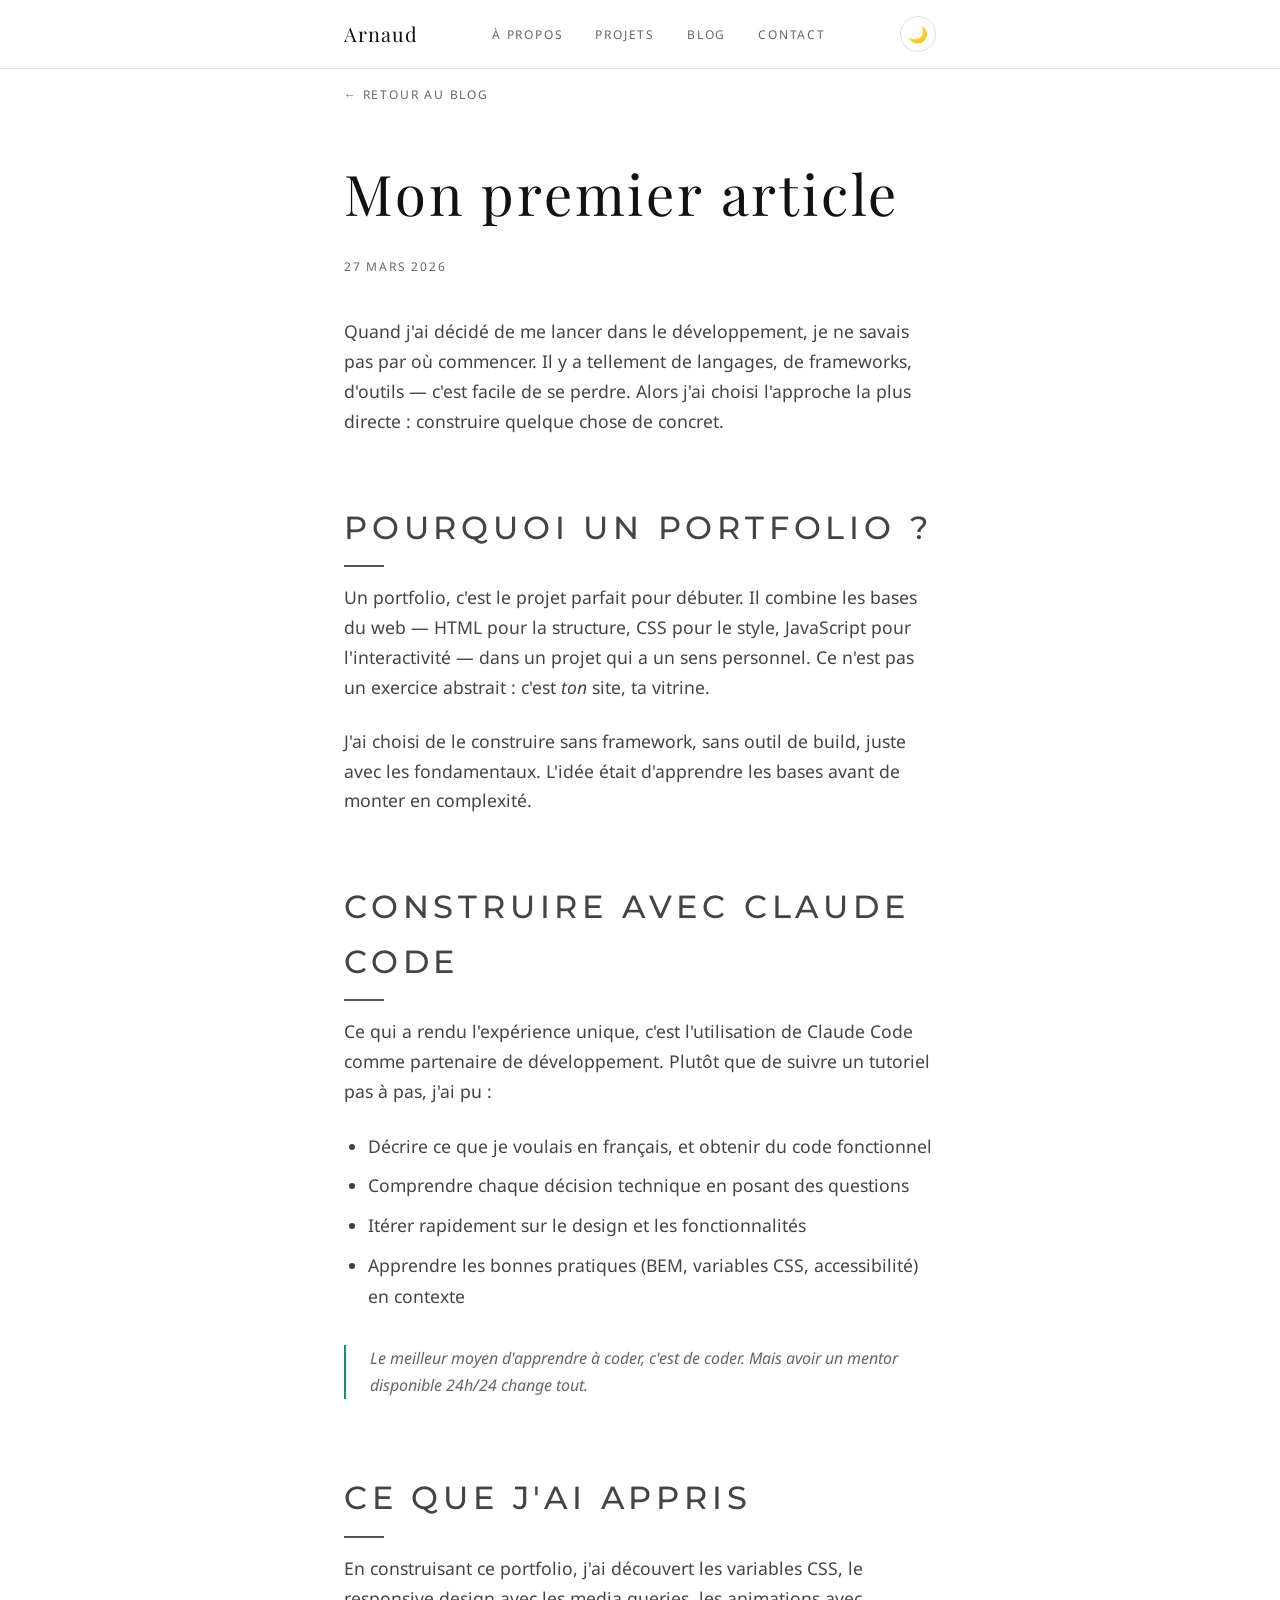
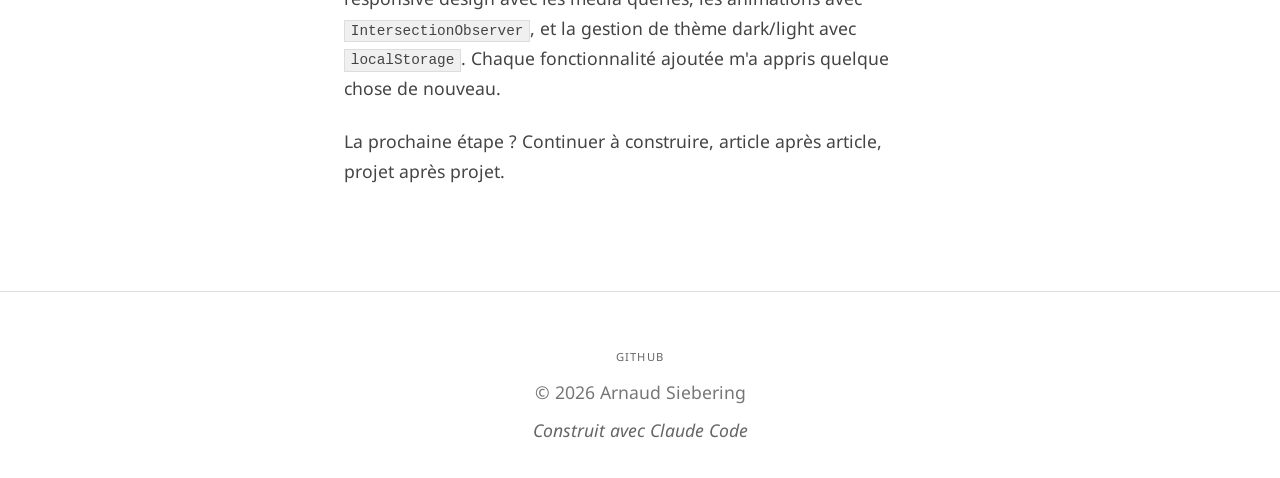
<file: blog/posts/mon-premier-article.html>
<!DOCTYPE html>
<html lang="fr">
<head>
  <meta charset="UTF-8">
  <meta name="viewport" content="width=device-width, initial-scale=1.0">
  <title>Mon premier article — Arnaud Siebering</title>
  <meta name="description" content="Comment j'ai construit mon portfolio de zéro avec Claude Code, et ce que j'ai appris en chemin.">
  <meta name="theme-color" content="#0a0a0a">
  <link rel="icon" href="../../favicon.svg" type="image/svg+xml">
  <link rel="canonical" href="https://arnaudsiebering.fr/blog/posts/mon-premier-article.html">

  <!-- Open Graph -->
  <meta property="og:title" content="Mon premier article — Arnaud Siebering">
  <meta property="og:description" content="Comment j'ai construit mon portfolio de zéro avec Claude Code, et ce que j'ai appris en chemin.">
  <meta property="og:type" content="article">
  <meta property="og:url" content="https://arnaudsiebering.fr/blog/posts/mon-premier-article.html">
  <meta property="og:image" content="https://arnaudsiebering.fr/og-image.png">
  <meta property="og:locale" content="fr_FR">
  <meta property="og:site_name" content="Arnaud Siebering">
  <meta property="article:published_time" content="2026-03-27">
  <meta property="article:author" content="Arnaud Siebering">

  <!-- Twitter Card -->
  <meta name="twitter:card" content="summary_large_image">
  <meta name="twitter:title" content="Mon premier article — Arnaud Siebering">
  <meta name="twitter:description" content="Comment j'ai construit mon portfolio de zéro avec Claude Code, et ce que j'ai appris en chemin.">
  <meta name="twitter:image" content="https://arnaudsiebering.fr/og-image.png">

  <!-- Structured Data -->
  <script type="application/ld+json">
  {
    "@context": "https://schema.org",
    "@type": "BlogPosting",
    "headline": "Mon premier article",
    "description": "Comment j'ai construit mon portfolio de zéro avec Claude Code, et ce que j'ai appris en chemin.",
    "datePublished": "2026-03-27",
    "url": "https://arnaudsiebering.fr/blog/posts/mon-premier-article.html",
    "image": "https://arnaudsiebering.fr/og-image.png",
    "inLanguage": "fr",
    "author": {
      "@type": "Person",
      "name": "Arnaud Siebering",
      "url": "https://arnaudsiebering.fr/"
    },
    "publisher": {
      "@type": "Person",
      "name": "Arnaud Siebering",
      "url": "https://arnaudsiebering.fr/"
    },
    "mainEntityOfPage": {
      "@type": "WebPage",
      "@id": "https://arnaudsiebering.fr/blog/posts/mon-premier-article.html"
    }
  }
  </script>

  <!-- Critical CSS -->
  <style>
    *, *::before, *::after { margin: 0; padding: 0; box-sizing: border-box; }
    :root {
      --color-bg: #0a0a0a; --color-text: #e0e0e0; --color-heading: #ffffff;
      --color-border: #222222; --color-navbar-bg: rgba(10,10,10,0.8);
      --font-heading: 'Playfair Display', serif;
      --font-base: 'Noto Sans', sans-serif;
    }
    [data-theme="light"] {
      --color-bg: #ffffff; --color-text: #1a1a1a; --color-heading: #111111;
      --color-border: #dddddd; --color-navbar-bg: rgba(255,255,255,0.8);
    }
    body { background-color: var(--color-bg); color: var(--color-text); font-family: var(--font-base); }
    .navbar { position: fixed; top: 0; left: 0; right: 0; z-index: 100; padding: 1rem 0;
      background-color: var(--color-navbar-bg); backdrop-filter: blur(12px);
      -webkit-backdrop-filter: blur(12px); border-bottom: 1px solid var(--color-border); }
    .skip-link { position: absolute; top: -100%; left: 1rem; padding: 0.5rem 1rem;
      background: var(--color-bg); color: var(--color-text); border: 1px solid var(--color-border);
      z-index: 200; font-size: 0.85rem; }
    .skip-link:focus { top: 0.5rem; }
  </style>

  <link rel="preconnect" href="https://fonts.googleapis.com">
  <link rel="preconnect" href="https://fonts.gstatic.com" crossorigin>
  <link href="https://fonts.googleapis.com/css2?family=Playfair+Display:wght@400;700&family=Montserrat:wght@400;500&family=Noto+Sans:wght@300;400;500&display=swap" rel="stylesheet">
  <link rel="stylesheet" href="../../css/style.css">

  <script>
    (function(){var t=localStorage.getItem('theme')||(window.matchMedia('(prefers-color-scheme:light)').matches?'light':'dark');document.documentElement.setAttribute('data-theme',t)})();
  </script>

  <noscript><style>.fade-in { opacity: 1; transform: none; }</style></noscript>
</head>
<body>

  <a href="#main-content" class="skip-link">Aller au contenu principal</a>

  <!-- Navigation -->
  <nav class="navbar" aria-label="Navigation principale">
    <div class="container navbar__inner">
      <a href="../../index.html" class="navbar__logo">Arnaud</a>
      <button class="navbar__toggle" aria-label="Menu" aria-expanded="false" aria-controls="navbar-menu">
        <span class="navbar__bar"></span>
        <span class="navbar__bar"></span>
        <span class="navbar__bar"></span>
      </button>
      <ul class="navbar__menu" id="navbar-menu">
        <li><a href="../../index.html#about">À propos</a></li>
        <li><a href="../../index.html#projects">Projets</a></li>
        <li><a href="../" aria-current="page">Blog</a></li>
        <li><a href="../../index.html#contact">Contact</a></li>
      </ul>
      <button class="theme-toggle" aria-label="Activer le thème clair">
        <span class="theme-toggle__icon">☀️</span>
      </button>
    </div>
  </nav>

  <!-- Article -->
  <main id="main-content" class="article">
    <div class="container">
      <a href="../" class="article__back">← Retour au blog</a>

      <article>
        <h1>Mon premier article</h1>
        <p class="article__date"><time datetime="2026-03-27">27 mars 2026</time></p>

        <div class="article__content">
          <p>Quand j'ai décidé de me lancer dans le développement, je ne savais pas par où commencer. Il y a tellement de langages, de frameworks, d'outils — c'est facile de se perdre. Alors j'ai choisi l'approche la plus directe : construire quelque chose de concret.</p>

          <h2>Pourquoi un portfolio ?</h2>

          <p>Un portfolio, c'est le projet parfait pour débuter. Il combine les bases du web — HTML pour la structure, CSS pour le style, JavaScript pour l'interactivité — dans un projet qui a un sens personnel. Ce n'est pas un exercice abstrait : c'est <em>ton</em> site, ta vitrine.</p>

          <p>J'ai choisi de le construire sans framework, sans outil de build, juste avec les fondamentaux. L'idée était d'apprendre les bases avant de monter en complexité.</p>

          <h2>Construire avec Claude Code</h2>

          <p>Ce qui a rendu l'expérience unique, c'est l'utilisation de Claude Code comme partenaire de développement. Plutôt que de suivre un tutoriel pas à pas, j'ai pu :</p>

          <ul>
            <li>Décrire ce que je voulais en français, et obtenir du code fonctionnel</li>
            <li>Comprendre chaque décision technique en posant des questions</li>
            <li>Itérer rapidement sur le design et les fonctionnalités</li>
            <li>Apprendre les bonnes pratiques (BEM, variables CSS, accessibilité) en contexte</li>
          </ul>

          <blockquote>Le meilleur moyen d'apprendre à coder, c'est de coder. Mais avoir un mentor disponible 24h/24 change tout.</blockquote>

          <h2>Ce que j'ai appris</h2>

          <p>En construisant ce portfolio, j'ai découvert les variables CSS, le responsive design avec les media queries, les animations avec <code>IntersectionObserver</code>, et la gestion de thème dark/light avec <code>localStorage</code>. Chaque fonctionnalité ajoutée m'a appris quelque chose de nouveau.</p>

          <p>La prochaine étape ? Continuer à construire, article après article, projet après projet.</p>
        </div>
      </article>
    </div>
  </main>

  <!-- Footer -->
  <footer>
    <div class="container footer__inner">
      <p class="footer__links">
        <a href="https://github.com/arnaudsiebering" target="_blank" rel="noopener noreferrer">GitHub <span class="sr-only">(nouvelle fenêtre)</span></a>
      </p>
      <p class="footer__copy">© 2026 Arnaud Siebering</p>
      <p class="footer__credit">Construit avec Claude Code</p>
    </div>
  </footer>

  <script src="../../js/main.js" defer></script>
</body>
</html>
</file>
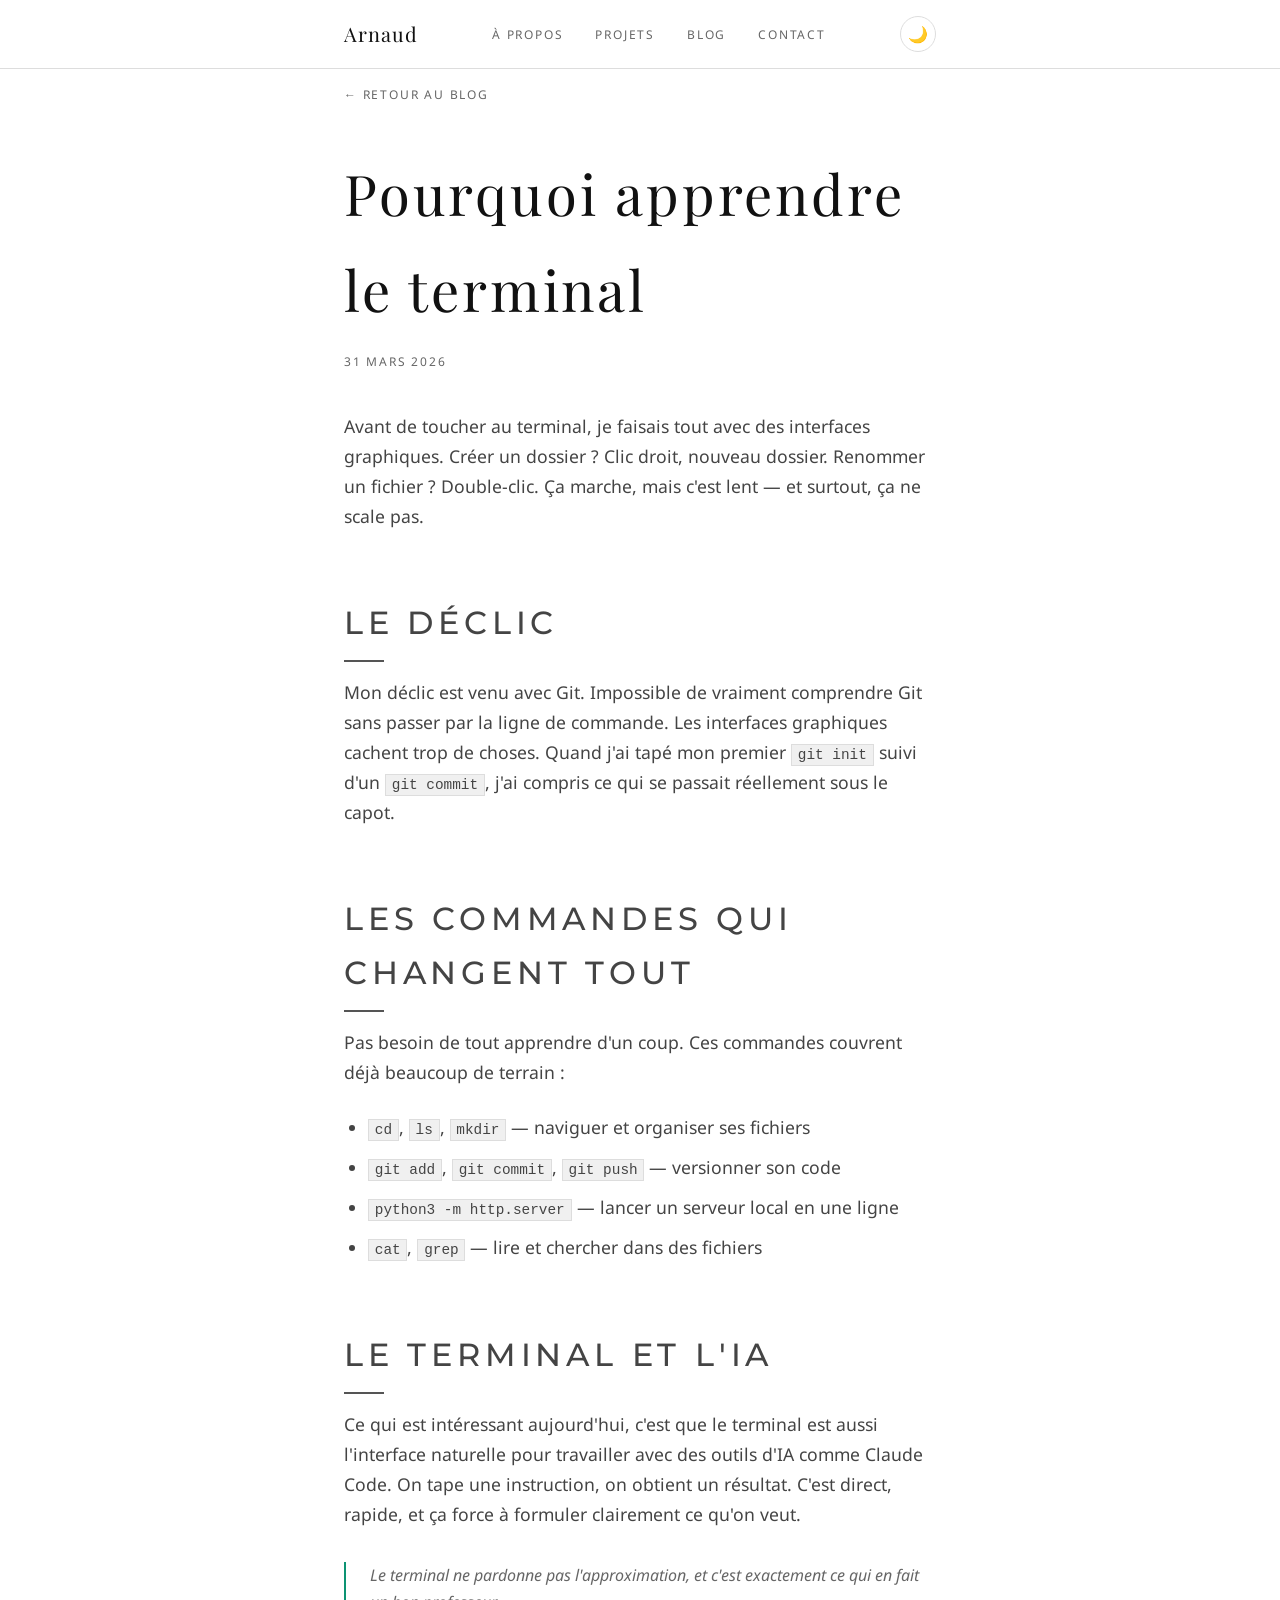
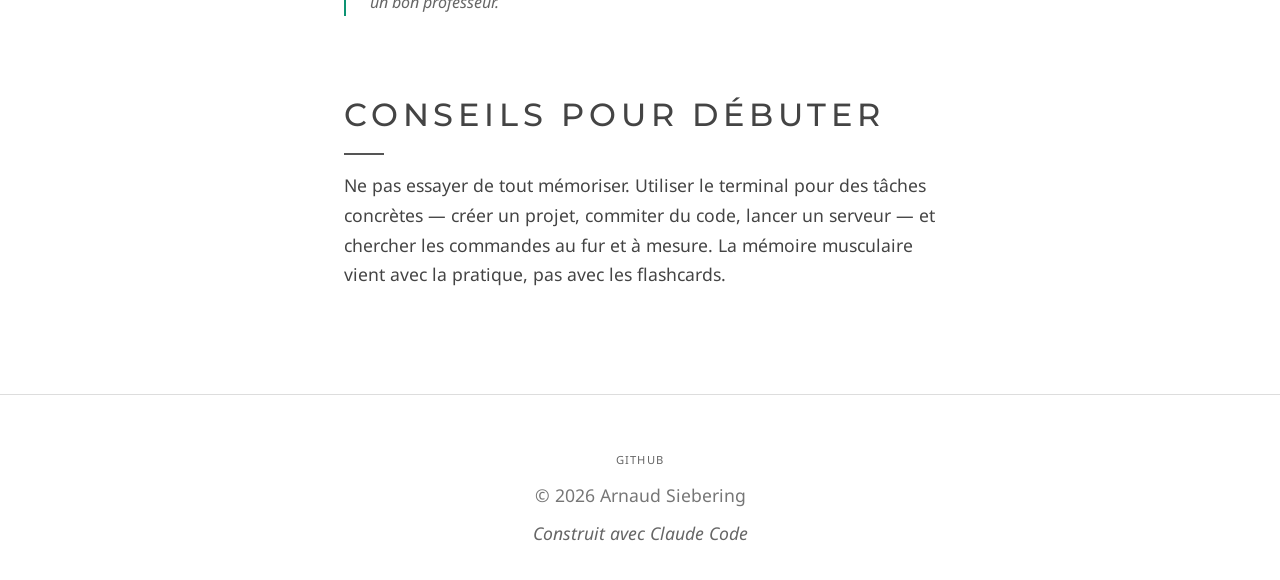
<file: blog/posts/pourquoi-apprendre-le-terminal.html>
<!DOCTYPE html>
<html lang="fr">
<head>
  <meta charset="UTF-8">
  <meta name="viewport" content="width=device-width, initial-scale=1.0">
  <title>Pourquoi apprendre le terminal — Arnaud Siebering</title>
  <meta name="description" content="Le terminal fait peur au début, mais c'est l'outil qui m'a fait le plus progresser. Voici pourquoi ça vaut le coup de s'y mettre.">
  <meta name="theme-color" content="#0a0a0a">
  <link rel="icon" href="../../favicon.svg" type="image/svg+xml">
  <link rel="canonical" href="https://arnaudsiebering.fr/blog/posts/pourquoi-apprendre-le-terminal.html">

  <!-- Open Graph -->
  <meta property="og:title" content="Pourquoi apprendre le terminal — Arnaud Siebering">
  <meta property="og:description" content="Le terminal fait peur au début, mais c'est l'outil qui m'a fait le plus progresser.">
  <meta property="og:type" content="article">
  <meta property="og:url" content="https://arnaudsiebering.fr/blog/posts/pourquoi-apprendre-le-terminal.html">
  <meta property="og:image" content="https://arnaudsiebering.fr/og-image.png">
  <meta property="og:locale" content="fr_FR">
  <meta property="article:published_time" content="2026-03-31">
  <meta property="article:author" content="Arnaud Siebering">

  <!-- Critical CSS -->
  <style>
    *, *::before, *::after { margin: 0; padding: 0; box-sizing: border-box; }
    :root {
      --color-bg: #0a0a0a; --color-text: #e0e0e0; --color-heading: #ffffff;
      --color-border: #222222; --color-navbar-bg: rgba(10,10,10,0.8);
      --font-heading: 'Playfair Display', serif;
      --font-base: 'Noto Sans', sans-serif;
    }
    [data-theme="light"] {
      --color-bg: #ffffff; --color-text: #1a1a1a; --color-heading: #111111;
      --color-border: #dddddd; --color-navbar-bg: rgba(255,255,255,0.8);
    }
    body { background-color: var(--color-bg); color: var(--color-text); font-family: var(--font-base); }
    .navbar { position: fixed; top: 0; left: 0; right: 0; z-index: 100; padding: 1rem 0;
      background-color: var(--color-navbar-bg); backdrop-filter: blur(12px);
      -webkit-backdrop-filter: blur(12px); border-bottom: 1px solid var(--color-border); }
    .skip-link { position: absolute; top: -100%; left: 1rem; padding: 0.5rem 1rem;
      background: var(--color-bg); color: var(--color-text); border: 1px solid var(--color-border);
      z-index: 200; font-size: 0.85rem; }
    .skip-link:focus { top: 0.5rem; }
  </style>

  <link rel="preconnect" href="https://fonts.googleapis.com">
  <link rel="preconnect" href="https://fonts.gstatic.com" crossorigin>
  <link href="https://fonts.googleapis.com/css2?family=Playfair+Display:wght@400;700&family=Montserrat:wght@400;500&family=Noto+Sans:wght@300;400;500&display=swap" rel="stylesheet">
  <link rel="stylesheet" href="../../css/style.css">

  <script>
    (function(){var t=localStorage.getItem('theme')||(window.matchMedia('(prefers-color-scheme:light)').matches?'light':'dark');document.documentElement.setAttribute('data-theme',t)})();
  </script>

  <noscript><style>.fade-in { opacity: 1; transform: none; }</style></noscript>
</head>
<body>

  <a href="#main-content" class="skip-link">Aller au contenu principal</a>

  <!-- Navigation -->
  <nav class="navbar" aria-label="Navigation principale">
    <div class="container navbar__inner">
      <a href="../../index.html" class="navbar__logo">Arnaud</a>
      <button class="navbar__toggle" aria-label="Menu" aria-expanded="false" aria-controls="navbar-menu">
        <span class="navbar__bar"></span>
        <span class="navbar__bar"></span>
        <span class="navbar__bar"></span>
      </button>
      <ul class="navbar__menu" id="navbar-menu">
        <li><a href="../../index.html#about">À propos</a></li>
        <li><a href="../../index.html#projects">Projets</a></li>
        <li><a href="../" aria-current="page">Blog</a></li>
        <li><a href="../../index.html#contact">Contact</a></li>
      </ul>
      <button class="theme-toggle" aria-label="Activer le thème clair">
        <span class="theme-toggle__icon">☀️</span>
      </button>
    </div>
  </nav>

  <!-- Article -->
  <main id="main-content" class="article">
    <div class="container">
      <a href="../" class="article__back">← Retour au blog</a>

      <article>
        <h1>Pourquoi apprendre le terminal</h1>
        <p class="article__date"><time datetime="2026-03-31">31 mars 2026</time></p>

        <div class="article__content">
          <p>Avant de toucher au terminal, je faisais tout avec des interfaces graphiques. Créer un dossier ? Clic droit, nouveau dossier. Renommer un fichier ? Double-clic. Ça marche, mais c'est lent — et surtout, ça ne scale pas.</p>

          <h2>Le déclic</h2>

          <p>Mon déclic est venu avec Git. Impossible de vraiment comprendre Git sans passer par la ligne de commande. Les interfaces graphiques cachent trop de choses. Quand j'ai tapé mon premier <code>git init</code> suivi d'un <code>git commit</code>, j'ai compris ce qui se passait réellement sous le capot.</p>

          <h2>Les commandes qui changent tout</h2>

          <p>Pas besoin de tout apprendre d'un coup. Ces commandes couvrent déjà beaucoup de terrain :</p>

          <ul>
            <li><code>cd</code>, <code>ls</code>, <code>mkdir</code> — naviguer et organiser ses fichiers</li>
            <li><code>git add</code>, <code>git commit</code>, <code>git push</code> — versionner son code</li>
            <li><code>python3 -m http.server</code> — lancer un serveur local en une ligne</li>
            <li><code>cat</code>, <code>grep</code> — lire et chercher dans des fichiers</li>
          </ul>

          <h2>Le terminal et l'IA</h2>

          <p>Ce qui est intéressant aujourd'hui, c'est que le terminal est aussi l'interface naturelle pour travailler avec des outils d'IA comme Claude Code. On tape une instruction, on obtient un résultat. C'est direct, rapide, et ça force à formuler clairement ce qu'on veut.</p>

          <blockquote>Le terminal ne pardonne pas l'approximation, et c'est exactement ce qui en fait un bon professeur.</blockquote>

          <h2>Conseils pour débuter</h2>

          <p>Ne pas essayer de tout mémoriser. Utiliser le terminal pour des tâches concrètes — créer un projet, commiter du code, lancer un serveur — et chercher les commandes au fur et à mesure. La mémoire musculaire vient avec la pratique, pas avec les flashcards.</p>
        </div>
      </article>
    </div>
  </main>

  <!-- Footer -->
  <footer>
    <div class="container footer__inner">
      <p class="footer__links">
        <a href="https://github.com/arnaudsiebering" target="_blank" rel="noopener noreferrer">GitHub <span class="sr-only">(nouvelle fenêtre)</span></a>
      </p>
      <p class="footer__copy">© 2026 Arnaud Siebering</p>
      <p class="footer__credit">Construit avec Claude Code</p>
    </div>
  </footer>

  <script src="../../js/main.js" defer></script>
</body>
</html>
</file>
<file: css/style.css>
/* Reset */
*, *::before, *::after {
  margin: 0;
  padding: 0;
  box-sizing: border-box;
}

/* ========================================
   Custom Properties
   ======================================== */

:root {
  /* --- Colors (Dark mode, default) --- */
  --color-bg:         #0a0a0a;
  --color-text:       #e0e0e0;
  --color-heading:    #ffffff;
  --color-secondary:  #aaaaaa;
  --color-muted:      #a0a0a0;
  --color-link:       #999999;
  --color-accent:     #64ffda;
  --color-border:     #222222;
  --color-disabled:   #9a9a9a;
  --color-card-bg:    #111111;
  --color-input-bg:   #1a1a1a;
  --color-navbar-bg:  rgba(10, 10, 10, 0.8);
  --color-overlay-bg: rgba(10, 10, 10, 0.95);

  /* --- Typography --- */
  --font-heading:    'Playfair Display', serif;
  --font-subheading: 'Montserrat', sans-serif;
  --font-base:       'Noto Sans', sans-serif;

  --fs-xs:    0.7rem;
  --fs-sm:    0.75rem;
  --fs-md:    0.8rem;
  --fs-base:  0.85rem;
  --fs-body:  0.9rem;
  --fs-lg:    1rem;
  --fs-xl:    1.1rem;
  --fs-2xl:   1.25rem;
  --fs-h2:    clamp(1.25rem, 3vw, 2rem);
  --fs-h1:    clamp(2.25rem, 5vw, 3.5rem);
  --fs-p:     clamp(0.95rem, 1.5vw, 1.1rem);

  --lh-base: 1.7;
  --lh-loose: 1.8;

  --ls-tight:  0.05em;
  --ls-normal: 0.1em;
  --ls-wide:   0.15em;
  --ls-wider:  0.2em;

  /* --- Spacing --- */
  --space-xs:  0.25rem;
  --space-sm:  0.5rem;
  --space-md:  0.75rem;
  --space-base: 1rem;
  --space-lg:  1.25rem;
  --space-xl:  1.5rem;
  --space-2xl: 2rem;
  --space-3xl: 2.5rem;
  --space-4xl: 3rem;
  --space-5xl: 5rem;

  /* --- Layout --- */
  --container-width:     640px;
  --container-width-lg:  960px;
  --container-padding:   1.5rem;

  /* --- Dimensions --- */
  --navbar-bar-width:   22px;
  --navbar-bar-height:  1.5px;
  --theme-toggle-size:  36px;
  --photo-size:         140px;
  --photo-size-mobile:  200px;
  --card-accent-height: 4px;
  --h2-underline-width: 40px;
  --h2-underline-height: 2px;

  /* --- Transitions --- */
  --duration-fast: 0.2s;
  --duration-base: 0.3s;
  --duration-slow: 0.6s;
  --duration-hero: 0.8s;

  /* --- Effects --- */
  --shadow-card:  0 8px 24px rgba(0, 0, 0, 0.4);
  --blur-navbar:  12px;
  --blur-overlay: 20px;
}

/* --- Colors (Light mode) --- */
[data-theme="light"] {
  --color-bg:         #ffffff;
  --color-text:       #1a1a1a;
  --color-heading:    #111111;
  --color-secondary:  #444444;
  --color-muted:      #666666;
  --color-link:       #555555;
  --color-accent:     #0d9373;
  --color-border:     #dddddd;
  --color-disabled:   #767676;
  --color-card-bg:    #f5f5f5;
  --color-input-bg:   #f0f0f0;
  --color-navbar-bg:  rgba(255, 255, 255, 0.8);
  --color-overlay-bg: rgba(255, 255, 255, 0.95);
}

/* ========================================
   Accessibility
   ======================================== */

.skip-link {
  position: absolute;
  top: -100%;
  left: var(--space-base);
  padding: var(--space-sm) var(--space-base);
  background: var(--color-bg);
  color: var(--color-text);
  border: 1px solid var(--color-border);
  z-index: 200;
  font-size: var(--fs-base);
  text-decoration: none;
  border-bottom: none;
}

.skip-link:focus {
  top: var(--space-sm);
}

.sr-only {
  position: absolute;
  width: 1px;
  height: 1px;
  padding: 0;
  margin: -1px;
  overflow: hidden;
  clip: rect(0, 0, 0, 0);
  white-space: nowrap;
  border: 0;
}

:focus-visible {
  outline: 2px solid var(--color-accent);
  outline-offset: 2px;
}

a:focus-visible {
  outline: 2px solid var(--color-accent);
  outline-offset: 2px;
  border-radius: 2px;
}

/* ========================================
   Global
   ======================================== */

html {
  scroll-behavior: smooth;
}

body,
.navbar,
.project-card,
.contact-form input,
.contact-form textarea,
.btn-cta,
.btn-submit {
  transition: background-color var(--duration-base), color var(--duration-base), border-color var(--duration-base);
}

body {
  background-color: var(--color-bg);
  color: var(--color-text);
  font-family: var(--font-base);
  font-weight: 400;
  line-height: var(--lh-base);
}

/* ========================================
   Typography
   ======================================== */

h1 {
  font-family: var(--font-heading);
  font-size: var(--fs-h1);
  font-weight: 400;
  letter-spacing: var(--ls-tight);
  color: var(--color-heading);
}

h2 {
  font-family: var(--font-subheading);
  font-size: var(--fs-h2);
  font-weight: 500;
  letter-spacing: var(--ls-wide);
  text-transform: uppercase;
  color: var(--color-secondary);
  margin-bottom: var(--space-base);
  padding-bottom: var(--space-md);
  position: relative;
  display: inline-block;
}

h2::after {
  content: '';
  position: absolute;
  bottom: 0;
  left: 0;
  width: var(--h2-underline-width);
  height: var(--h2-underline-height);
  background-color: var(--color-link);
}

h3 {
  font-family: var(--font-subheading);
}

p {
  font-size: var(--fs-p);
  line-height: var(--lh-base);
  color: var(--color-secondary);
}

a {
  color: var(--color-link);
  text-decoration: none;
  border-bottom: 1px solid var(--color-border);
  transition: color var(--duration-fast);
}

a:hover {
  color: var(--color-text);
}

/* ========================================
   Layout
   ======================================== */

.container {
  max-width: var(--container-width);
  margin: 0 auto;
  padding: 0 var(--container-padding);
}

section {
  padding: var(--space-5xl) 0;
  border-top: 1px solid var(--color-border);
}

/* ========================================
   Navbar
   ======================================== */

.navbar {
  position: fixed;
  top: 0;
  left: 0;
  right: 0;
  z-index: 100;
  padding: var(--space-base) 0;
  background-color: var(--color-navbar-bg);
  backdrop-filter: blur(var(--blur-navbar));
  -webkit-backdrop-filter: blur(var(--blur-navbar));
  border-bottom: 1px solid var(--color-border);
}

.navbar__inner {
  display: flex;
  align-items: center;
  justify-content: space-between;
}

.navbar__logo {
  font-family: var(--font-heading);
  font-size: var(--fs-2xl);
  color: var(--color-heading);
  border-bottom: none;
  letter-spacing: var(--ls-tight);
}

.navbar__logo:hover {
  color: var(--color-heading);
}

.navbar__menu {
  list-style: none;
  display: flex;
  gap: var(--space-2xl);
}

.navbar__menu a {
  font-size: var(--fs-sm);
  letter-spacing: var(--ls-wide);
  text-transform: uppercase;
  color: var(--color-muted);
  border-bottom: none;
}

.navbar__menu a:hover {
  color: var(--color-text);
}

.navbar__toggle {
  display: none;
  background: none;
  border: none;
  cursor: pointer;
  padding: var(--space-xs);
  flex-direction: column;
  gap: var(--space-xs);
}

.navbar__bar {
  display: block;
  width: var(--navbar-bar-width);
  height: var(--navbar-bar-height);
  background-color: var(--color-text);
  transition: transform var(--duration-base), opacity var(--duration-base);
}

/* ========================================
   Theme Toggle
   ======================================== */

.theme-toggle {
  background: none;
  border: 1px solid var(--color-border);
  color: var(--color-text);
  cursor: pointer;
  width: var(--theme-toggle-size);
  height: var(--theme-toggle-size);
  display: flex;
  align-items: center;
  justify-content: center;
  border-radius: 50%;
  font-size: var(--fs-lg);
  transition: border-color var(--duration-base), color var(--duration-base);
  flex-shrink: 0;
}

.theme-toggle:hover {
  border-color: var(--color-accent);
  color: var(--color-accent);
}

/* ========================================
   Fade-in Animation
   ======================================== */

.fade-in {
  opacity: 0;
  transform: translateY(20px);
  transition: opacity var(--duration-slow) ease-out, transform var(--duration-slow) ease-out;
}

.fade-in.is-visible {
  opacity: 1;
  transform: translateY(0);
}

/* ========================================
   Hero
   ======================================== */

#hero {
  border-top: none;
  min-height: 100vh;
  display: flex;
  align-items: center;
}

@keyframes hero-fade-in {
  from {
    opacity: 0;
    transform: translateY(20px);
  }
  to {
    opacity: 1;
    transform: translateY(0);
  }
}

#hero h1,
#hero .subtitle,
#hero .tagline,
#hero .btn-cta {
  opacity: 0;
  animation: hero-fade-in var(--duration-hero) ease forwards;
}

#hero h1        { animation-delay: 0.1s; }
#hero .subtitle { animation-delay: 0.3s; }
#hero .tagline  { animation-delay: 0.5s; }
#hero .btn-cta  { animation-delay: 0.7s; }

#hero .subtitle {
  margin-top: var(--space-md);
  font-size: var(--fs-lg);
  letter-spacing: var(--ls-wide);
  text-transform: uppercase;
  color: var(--color-disabled);
}

#hero .tagline {
  margin-top: var(--space-xl);
  font-size: var(--fs-xl);
  color: var(--color-secondary);
}

.btn-cta {
  display: inline-block;
  margin-top: var(--space-3xl);
  padding: var(--space-md) var(--space-2xl);
  border: 1px solid var(--color-link);
  color: var(--color-text);
  font-size: var(--fs-base);
  letter-spacing: var(--ls-normal);
  text-transform: uppercase;
  transition: border-color var(--duration-fast), color var(--duration-fast);
}

.btn-cta:hover {
  border-color: var(--color-text);
  color: var(--color-heading);
}

/* ========================================
   About
   ======================================== */

.about__grid {
  display: flex;
  gap: var(--space-2xl);
  align-items: flex-start;
  margin-top: var(--space-2xl);
}

.about__photo {
  flex-shrink: 0;
  width: var(--photo-size);
  height: var(--photo-size);
  border: 1px solid var(--color-border);
  display: flex;
  align-items: center;
  justify-content: center;
}

.about__photo svg {
  width: 100%;
  height: 100%;
  display: block;
}

.about__bio p {
  color: var(--color-secondary);
  line-height: var(--lh-loose);
}

.about__bio p + p {
  margin-top: var(--space-base);
}

/* ========================================
   Projects
   ======================================== */

#projects .container {
  max-width: var(--container-width-lg);
}

.projects__grid {
  display: grid;
  grid-template-columns: repeat(3, 1fr);
  gap: var(--space-xl);
  margin-top: var(--space-2xl);
}

.project-card {
  border: 1px solid var(--color-border);
  background-color: var(--color-card-bg);
  display: flex;
  flex-direction: column;
  transition: transform var(--duration-base) ease, box-shadow var(--duration-base) ease, background-color var(--duration-base), border-color var(--duration-base);
}

.project-card:hover {
  transform: translateY(-4px);
  box-shadow: var(--shadow-card);
}

.project-card__accent {
  height: var(--card-accent-height);
  background-color: var(--color-accent);
}

.project-card__title {
  font-size: var(--fs-lg);
  font-weight: 500;
  color: var(--color-heading);
  padding: var(--space-lg) var(--space-lg) 0;
}

.project-card__desc {
  font-size: var(--fs-body);
  color: var(--color-secondary);
  padding: var(--space-md) var(--space-lg) 0;
  flex-grow: 1;
}

.project-card__link {
  display: inline-block;
  margin: var(--space-lg);
  font-size: var(--fs-md);
  letter-spacing: var(--ls-normal);
  color: var(--color-link);
  border-bottom: 1px solid var(--color-border);
}

.project-card__link:hover {
  color: var(--color-text);
}

/* ========================================
   Contact
   ======================================== */

.contact-form {
  max-width: var(--container-width);
  margin-top: var(--space-2xl);
  display: flex;
  flex-direction: column;
  gap: var(--space-sm);
}

.contact-form label {
  font-size: var(--fs-sm);
  letter-spacing: var(--ls-wide);
  text-transform: uppercase;
  color: var(--color-muted);
  margin-top: var(--space-md);
}

.contact-form input,
.contact-form textarea {
  background-color: var(--color-input-bg);
  border: 1px solid var(--color-border);
  color: var(--color-text);
  font-family: var(--font-base);
  font-size: var(--fs-body);
  padding: var(--space-md) var(--space-base);
  transition: border-color var(--duration-fast);
}

.contact-form input:focus,
.contact-form textarea:focus {
  border-color: var(--color-accent);
  outline: 2px solid var(--color-accent);
  outline-offset: 2px;
}

.contact-form input[aria-invalid="true"],
.contact-form textarea[aria-invalid="true"] {
  border-color: #e74c3c;
}

.contact-form__error {
  font-size: var(--fs-sm);
  color: #e74c3c;
  min-height: 1.2em;
}

.contact-form__required-hint {
  font-size: var(--fs-sm);
  color: var(--color-muted);
  margin-bottom: var(--space-base);
}

.contact-form__success {
  font-size: var(--fs-body);
  color: var(--color-accent);
  margin-top: var(--space-base);
}

.contact-form textarea {
  resize: vertical;
}

.btn-submit {
  margin-top: var(--space-lg);
  padding: var(--space-md) var(--space-2xl);
  background: none;
  border: 1px solid var(--color-link);
  color: var(--color-text);
  font-family: var(--font-base);
  font-size: var(--fs-base);
  letter-spacing: var(--ls-normal);
  text-transform: uppercase;
  cursor: pointer;
  transition: border-color var(--duration-fast), color var(--duration-fast);
  align-self: flex-start;
}

.btn-submit:hover {
  border-color: var(--color-text);
  color: var(--color-heading);
}

.btn-submit:disabled {
  opacity: 0.5;
  cursor: not-allowed;
}

/* ========================================
   Footer
   ======================================== */

footer {
  padding: var(--space-4xl) 0 var(--space-2xl);
  border-top: 1px solid var(--color-border);
  color: var(--color-disabled);
  font-size: var(--fs-sm);
}

.footer__inner {
  text-align: center;
  display: flex;
  flex-direction: column;
  gap: var(--space-sm);
}

.footer__links a {
  color: var(--color-muted);
  border-bottom: none;
  letter-spacing: var(--ls-normal);
  text-transform: uppercase;
  font-size: var(--fs-xs);
}

.footer__links a:hover {
  color: var(--color-text);
}

.footer__sep {
  margin: 0 var(--space-sm);
  color: var(--color-border);
}

.footer__copy {
  color: var(--color-disabled);
}

.footer__credit {
  color: var(--color-muted);
  font-style: italic;
}

/* ========================================
   Blog Listing
   ======================================== */

.blog-header {
  padding-top: var(--space-5xl);
  padding-bottom: var(--space-2xl);
}

.blog-header h1 {
  margin-bottom: var(--space-sm);
}

.blog-header p {
  color: var(--color-muted);
}

.blog__grid {
  display: grid;
  grid-template-columns: 1fr;
  gap: var(--space-xl);
  margin-top: var(--space-2xl);
}

.blog__see-all {
  margin-top: var(--space-3xl);
}

.blog-card {
  border: 1px solid var(--color-border);
  background-color: var(--color-card-bg);
  display: flex;
  flex-direction: column;
  padding: var(--space-lg);
  transition: transform var(--duration-base) ease, box-shadow var(--duration-base) ease, background-color var(--duration-base), border-color var(--duration-base);
}

.blog-card:hover {
  transform: translateY(-4px);
  box-shadow: var(--shadow-card);
}

.blog-card__accent {
  height: var(--card-accent-height);
  background-color: var(--color-accent);
  margin: calc(-1 * var(--space-lg));
  margin-bottom: var(--space-lg);
}

.blog-card__date {
  font-size: var(--fs-sm);
  letter-spacing: var(--ls-wide);
  text-transform: uppercase;
  color: var(--color-muted);
}

.blog-card__title {
  font-size: var(--fs-lg);
  font-weight: 500;
  color: var(--color-heading);
  margin-top: var(--space-sm);
}

.blog-card__excerpt {
  font-size: var(--fs-body);
  color: var(--color-secondary);
  margin-top: var(--space-md);
  flex-grow: 1;
}

.blog-card__link {
  display: inline-block;
  margin-top: var(--space-base);
  font-size: var(--fs-md);
  letter-spacing: var(--ls-normal);
  color: var(--color-link);
  border-bottom: 1px solid var(--color-border);
  align-self: flex-start;
}

.blog-card__link:hover {
  color: var(--color-text);
}

/* ========================================
   Blog Article
   ======================================== */

.article {
  padding-top: var(--space-5xl);
  padding-bottom: var(--space-5xl);
}

.article__back {
  display: inline-block;
  font-size: var(--fs-sm);
  letter-spacing: var(--ls-wide);
  text-transform: uppercase;
  color: var(--color-muted);
  border-bottom: none;
  margin-bottom: var(--space-3xl);
}

.article__back:hover {
  color: var(--color-text);
}

.article__date {
  font-size: var(--fs-sm);
  letter-spacing: var(--ls-wide);
  text-transform: uppercase;
  color: var(--color-muted);
  margin-top: var(--space-base);
}

.article__content {
  margin-top: var(--space-3xl);
}

.article__content p {
  margin-bottom: var(--space-xl);
}

.article__content h2 {
  margin-top: var(--space-3xl);
  margin-bottom: var(--space-base);
}

.article__content ul,
.article__content ol {
  margin-bottom: var(--space-xl);
  padding-left: var(--space-xl);
  color: var(--color-secondary);
  font-size: var(--fs-p);
  line-height: var(--lh-loose);
}

.article__content li {
  margin-bottom: var(--space-sm);
}

.article__content blockquote {
  border-left: 2px solid var(--color-accent);
  padding-left: var(--space-xl);
  margin: var(--space-2xl) 0;
  color: var(--color-muted);
  font-style: italic;
}

.article__content code {
  font-family: monospace;
  font-size: var(--fs-body);
  background-color: var(--color-input-bg);
  padding: 0.15em 0.4em;
  border: 1px solid var(--color-border);
}

/* ========================================
   Media Queries
   ======================================== */

/* --- Tablet (max-width: 768px) --- */
@media (max-width: 768px) {
  .navbar__toggle {
    display: flex;
    z-index: 110;
  }

  .navbar__menu {
    position: fixed;
    inset: 0;
    background-color: var(--color-overlay-bg);
    backdrop-filter: blur(var(--blur-overlay));
    -webkit-backdrop-filter: blur(var(--blur-overlay));
    flex-direction: column;
    align-items: center;
    justify-content: center;
    gap: var(--space-3xl);
    opacity: 0;
    visibility: hidden;
    transition: opacity var(--duration-base), visibility var(--duration-base);
  }

  .navbar__menu.is-open {
    opacity: 1;
    visibility: visible;
  }

  .navbar__menu a {
    font-size: var(--fs-lg);
    letter-spacing: var(--ls-wider);
  }

  .navbar__toggle.is-open .navbar__bar:nth-child(1) {
    transform: translateY(6.5px) rotate(45deg);
  }

  .navbar__toggle.is-open .navbar__bar:nth-child(2) {
    opacity: 0;
  }

  .navbar__toggle.is-open .navbar__bar:nth-child(3) {
    transform: translateY(-6.5px) rotate(-45deg);
  }

  .projects__grid {
    grid-template-columns: repeat(2, 1fr);
  }

}

/* --- Mobile (max-width: 480px) --- */
@media (max-width: 480px) {
  .about__grid {
    flex-direction: column;
  }

  .about__photo {
    width: 100%;
    height: var(--photo-size-mobile);
  }

  .projects__grid {
    grid-template-columns: 1fr;
  }
}
</file>
